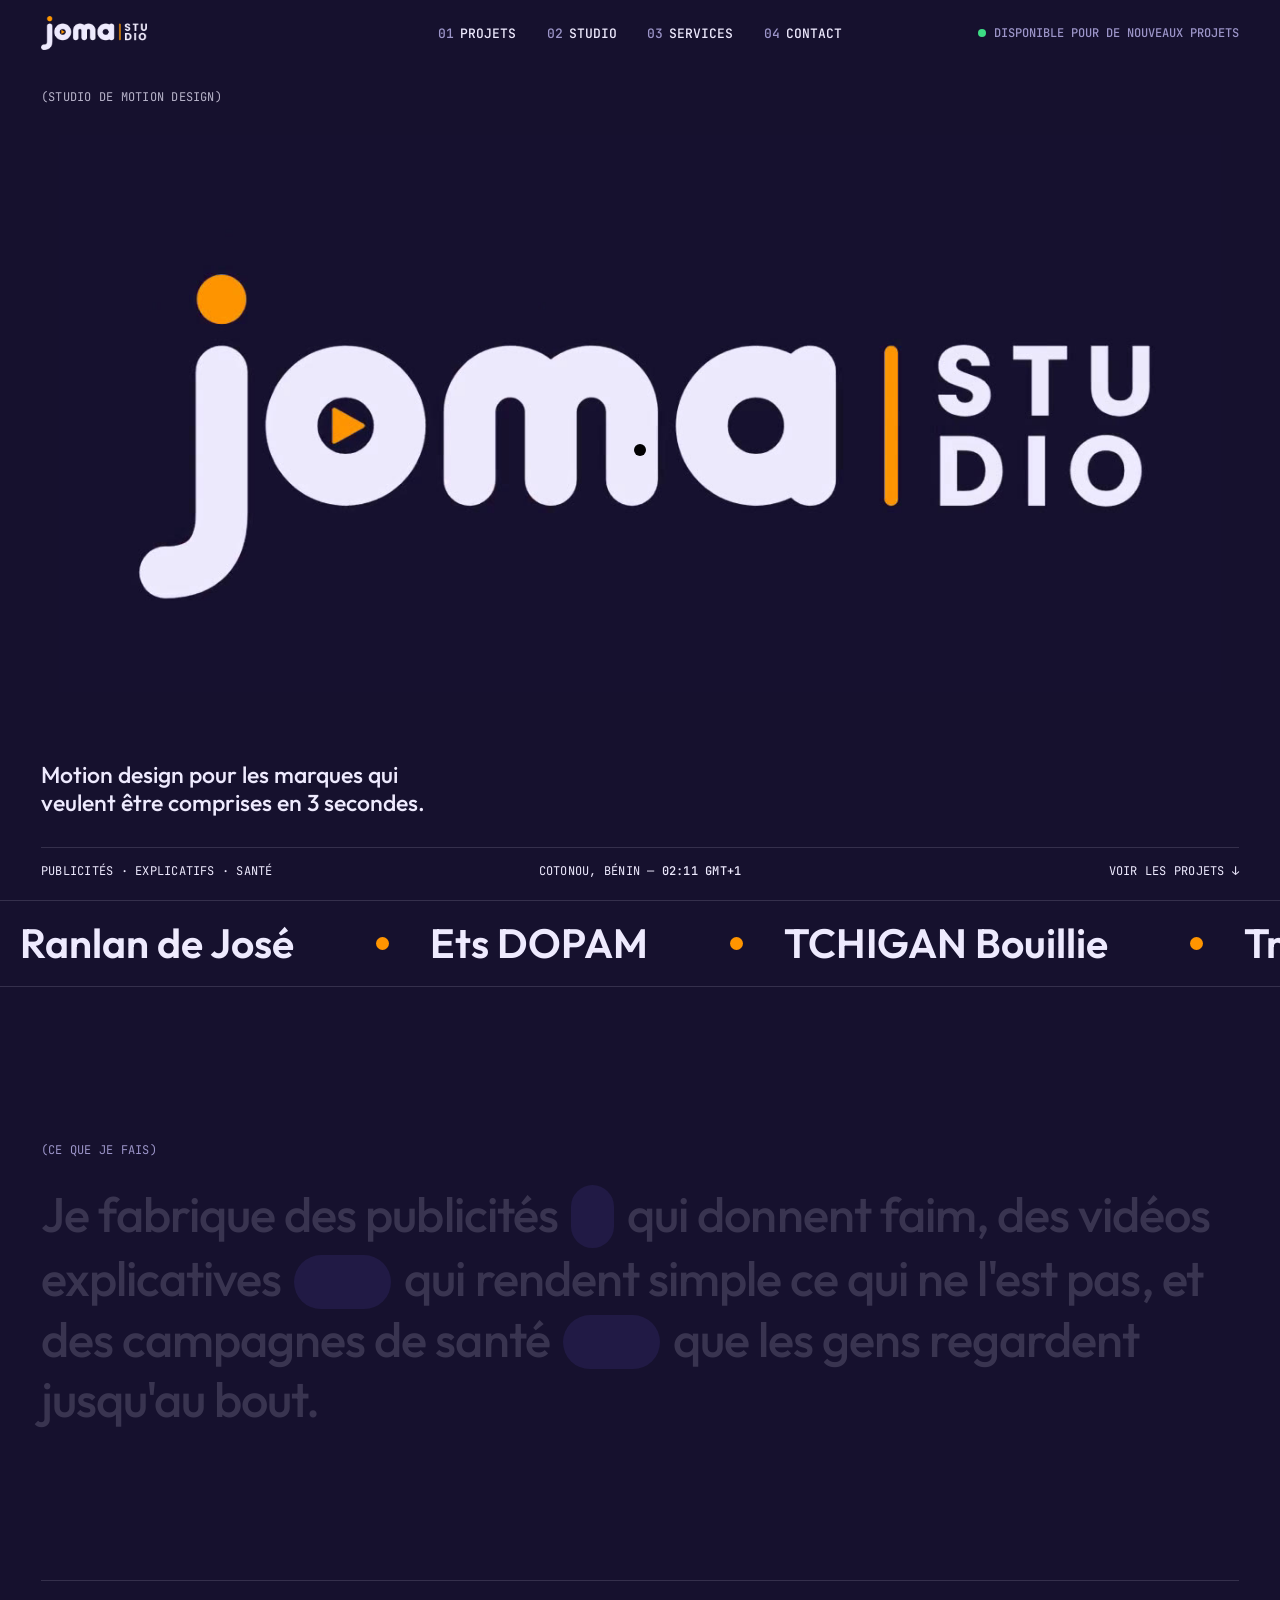
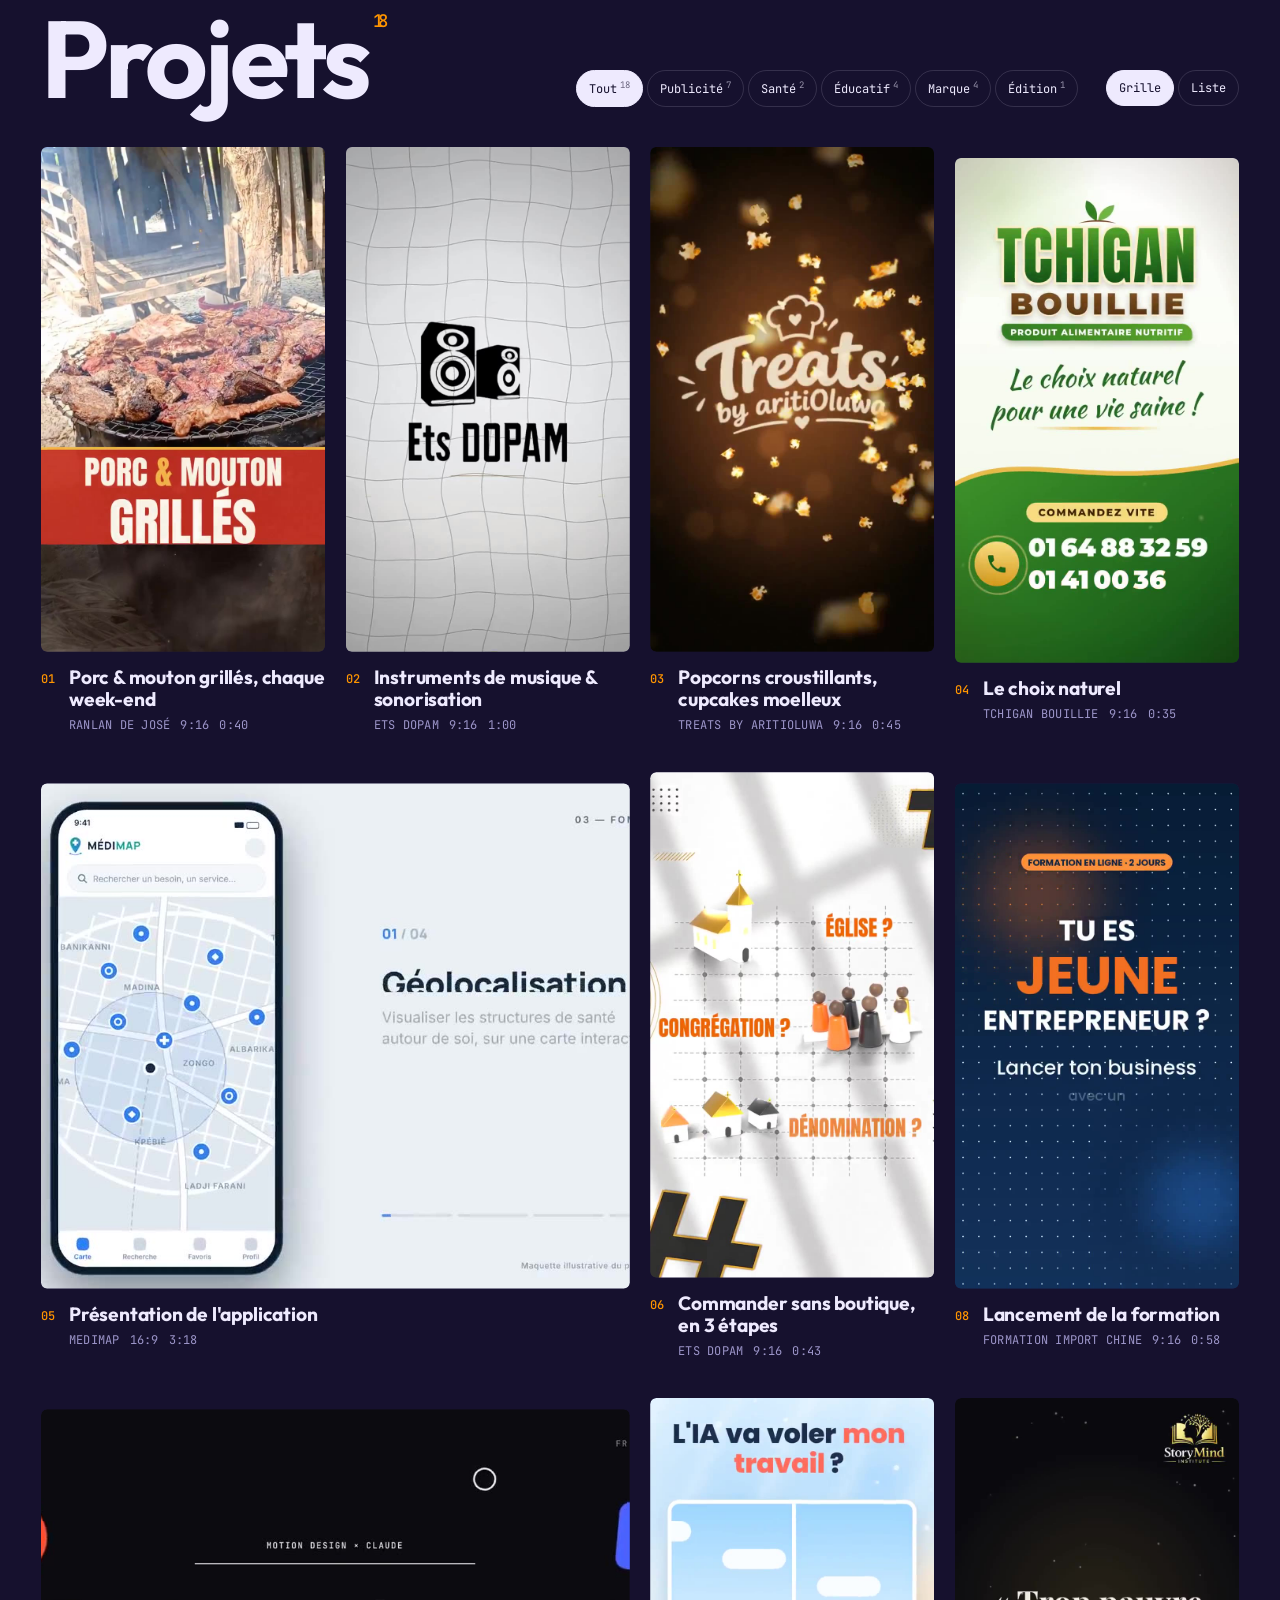
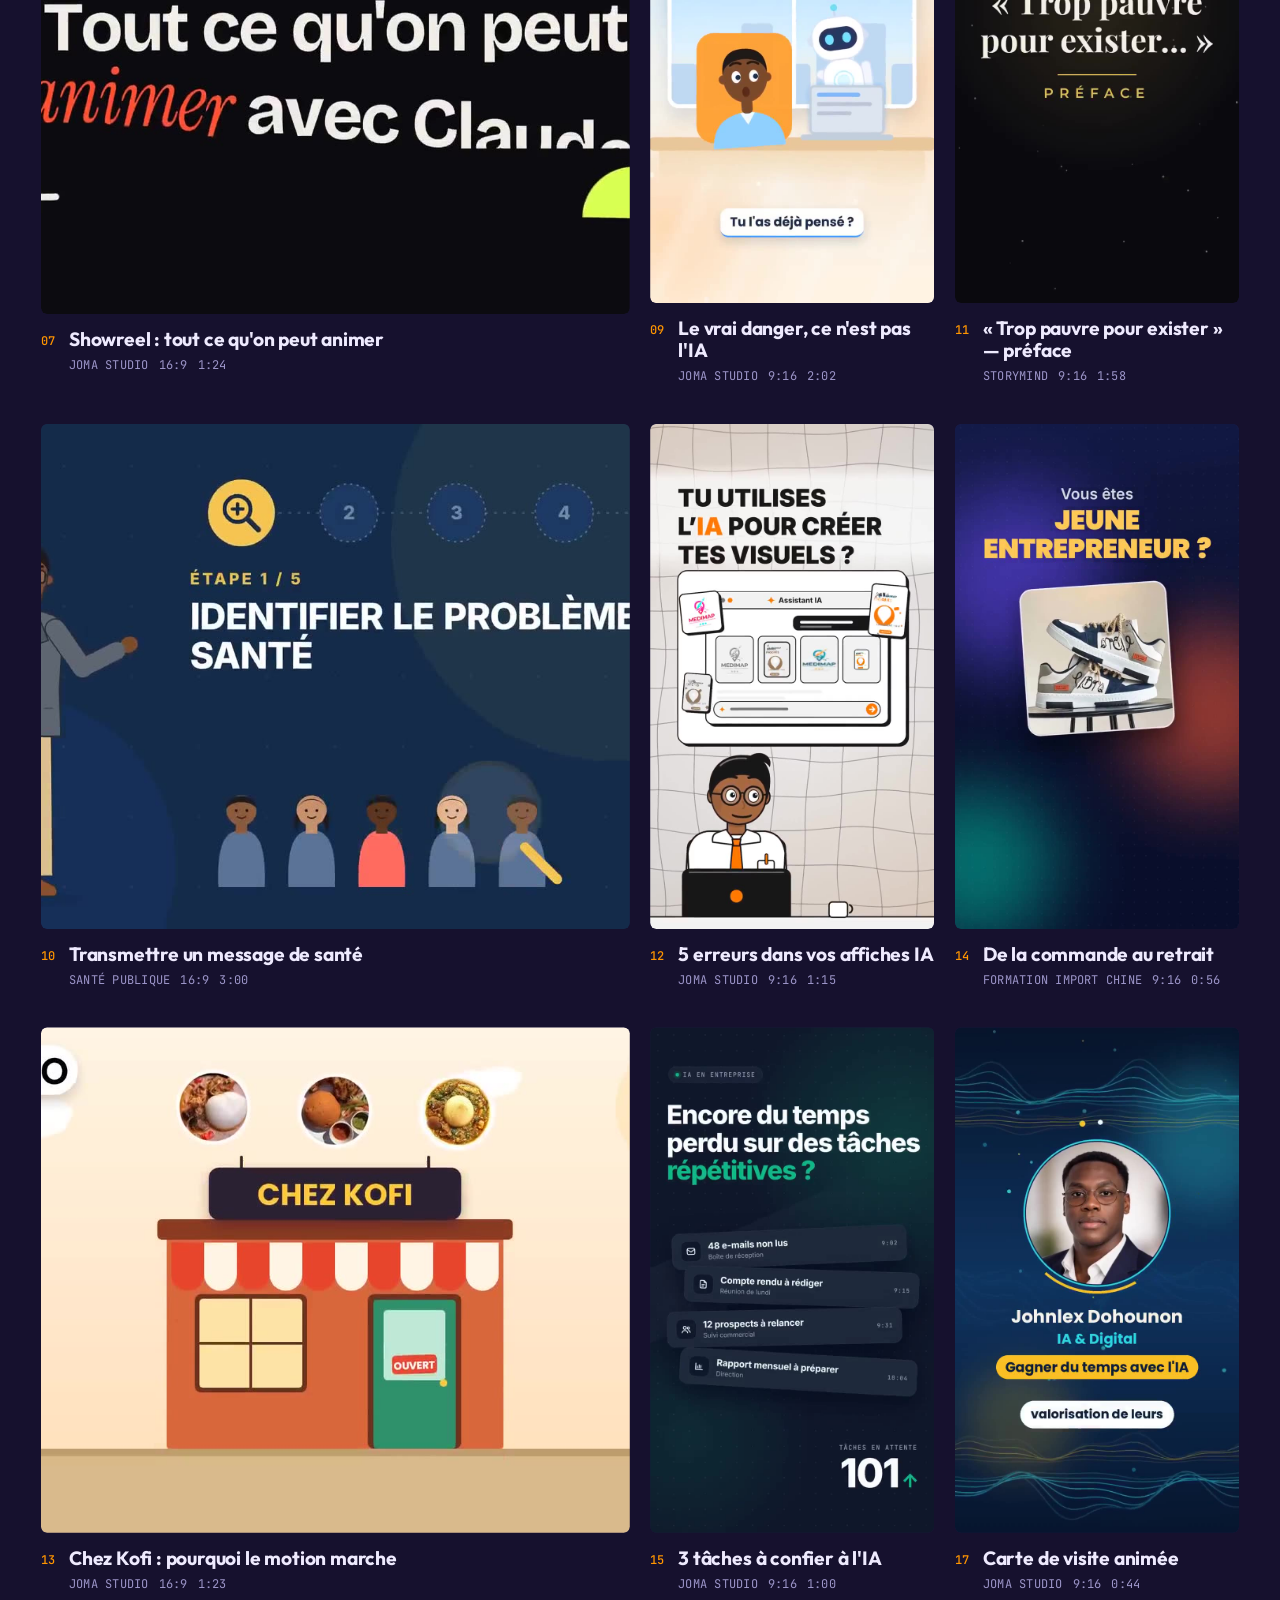
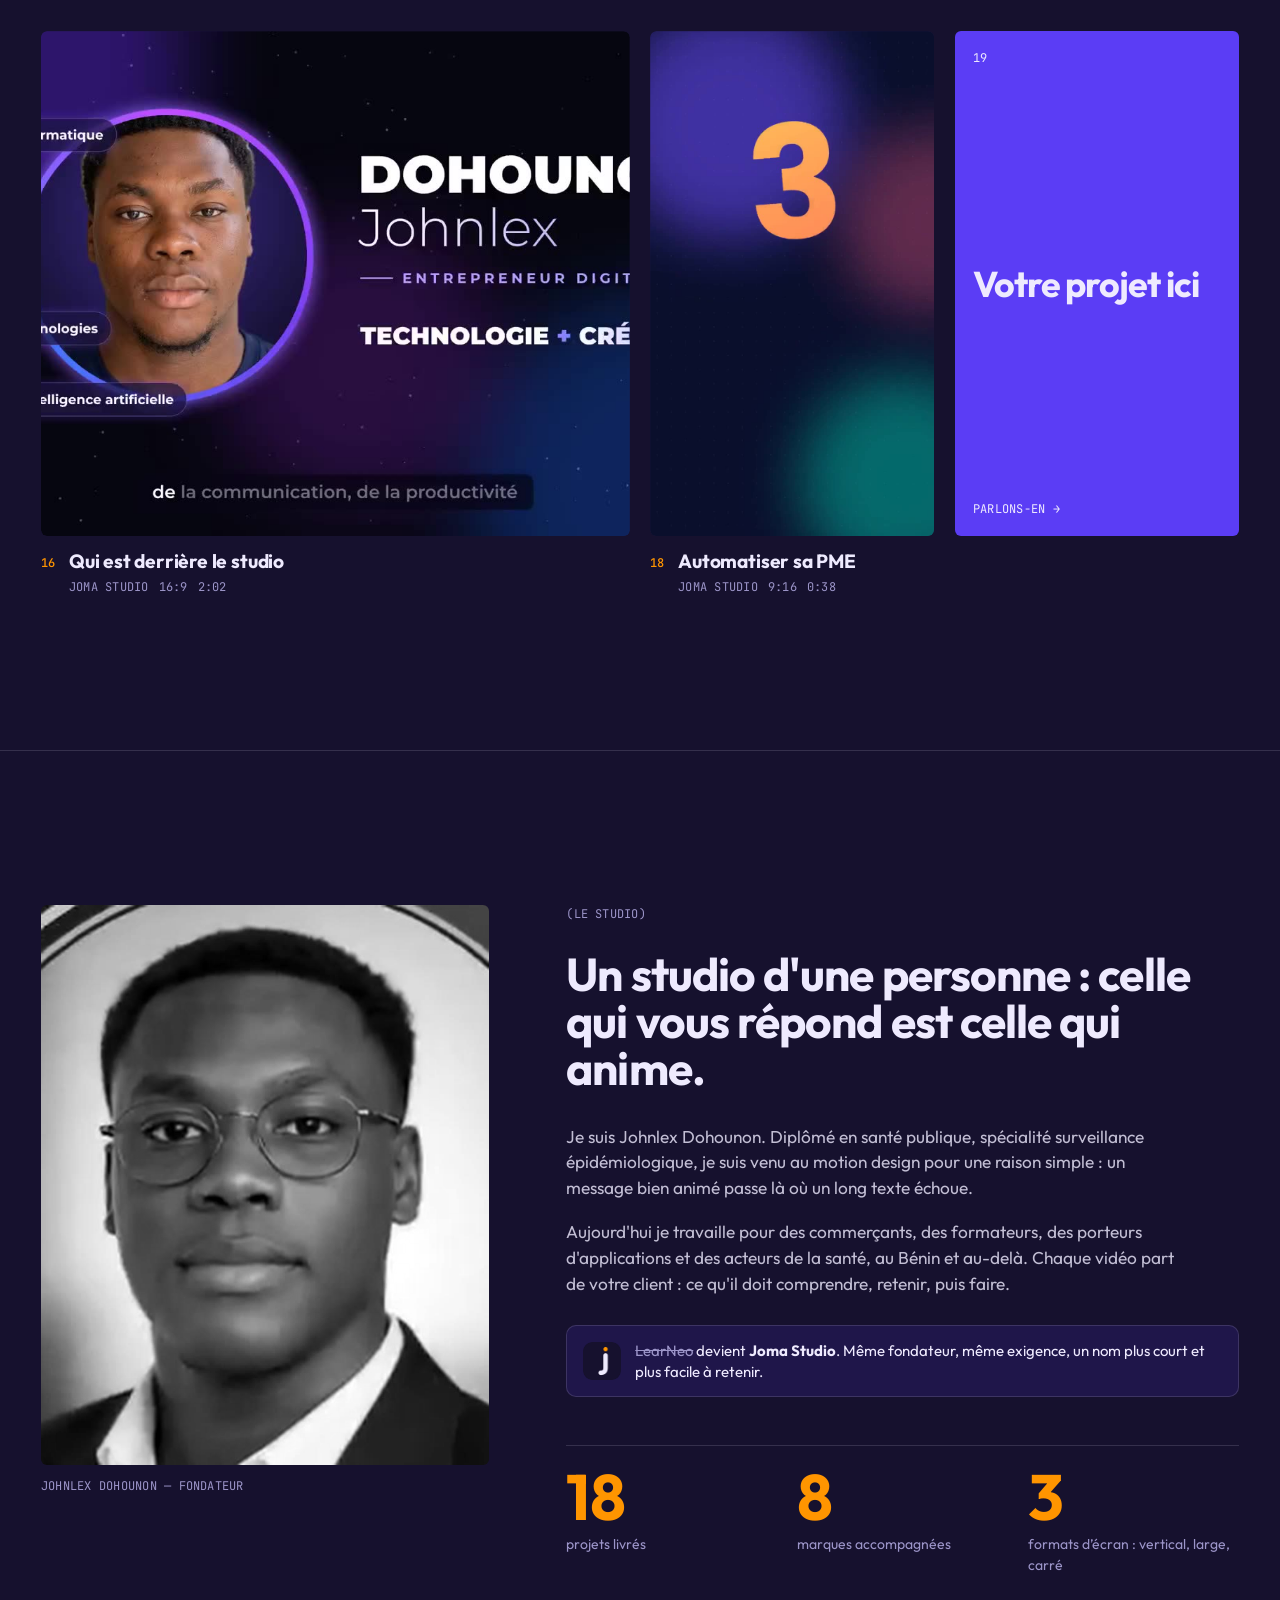
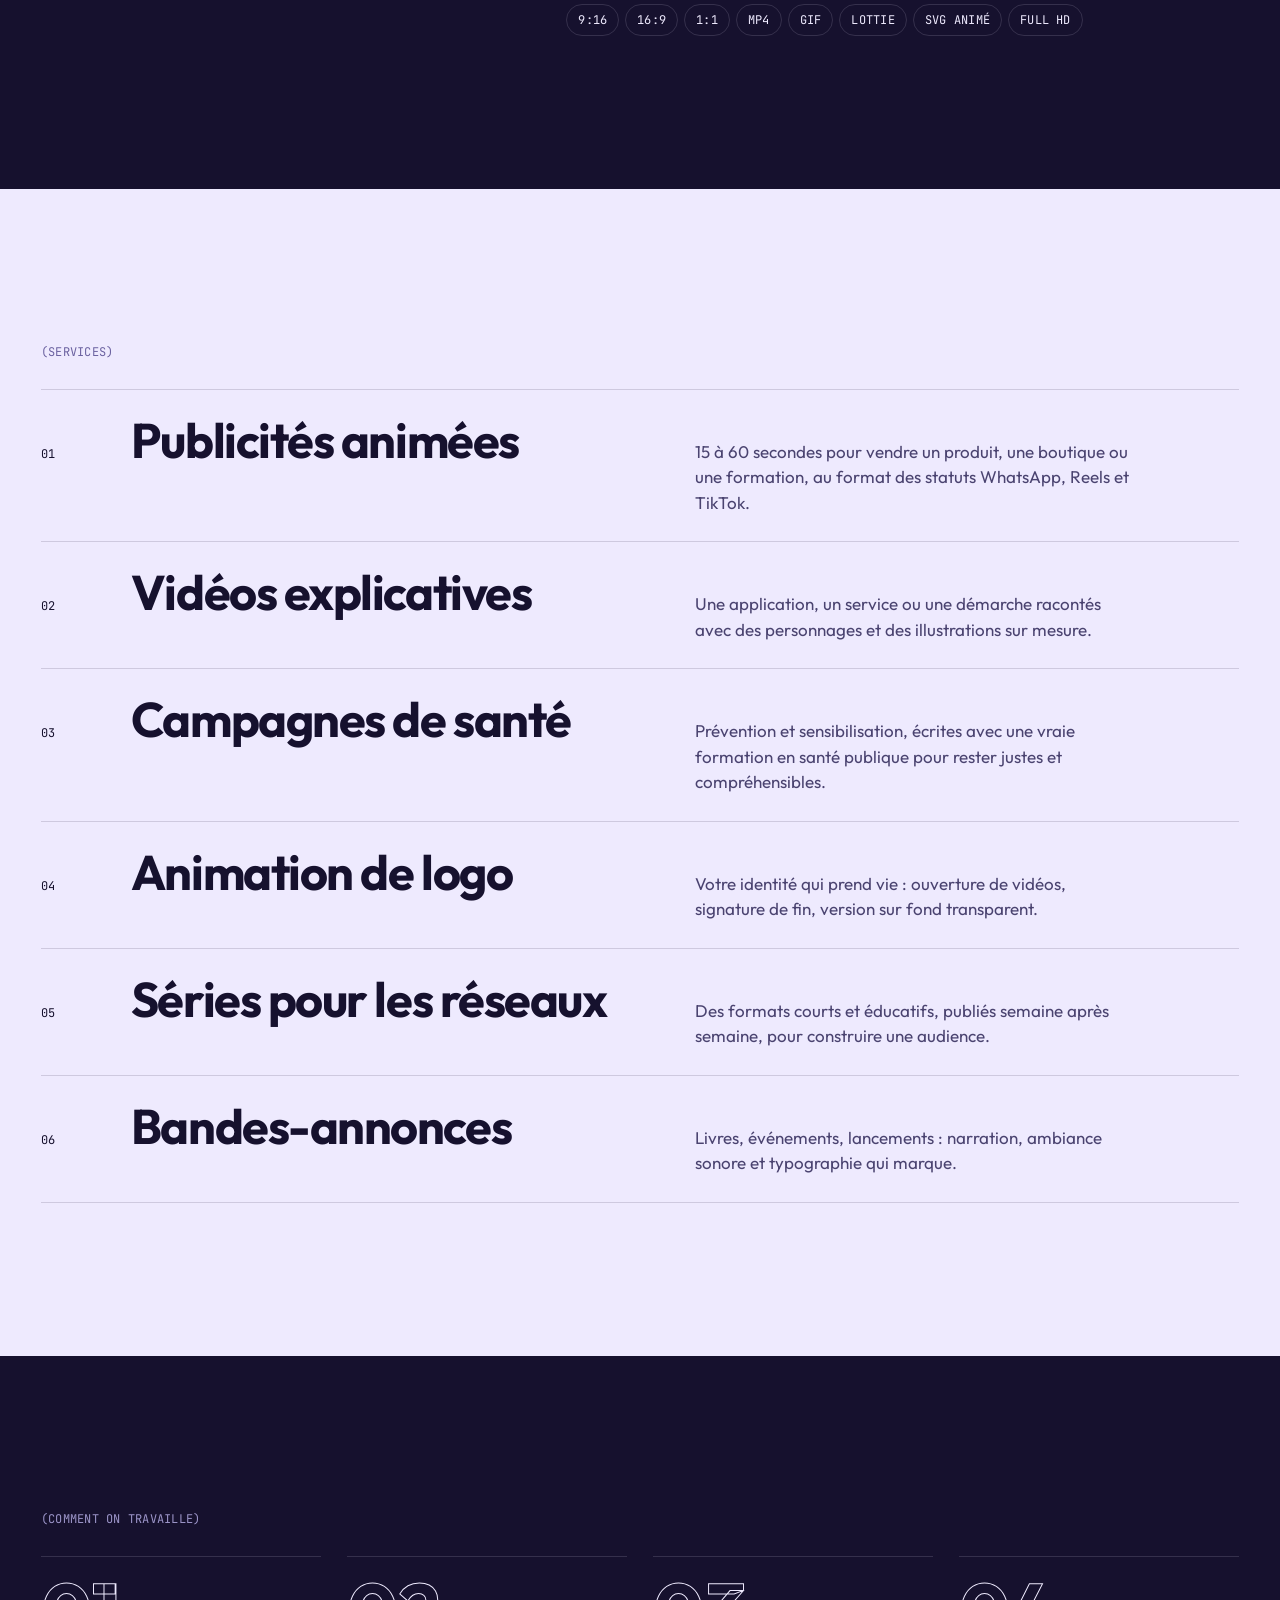
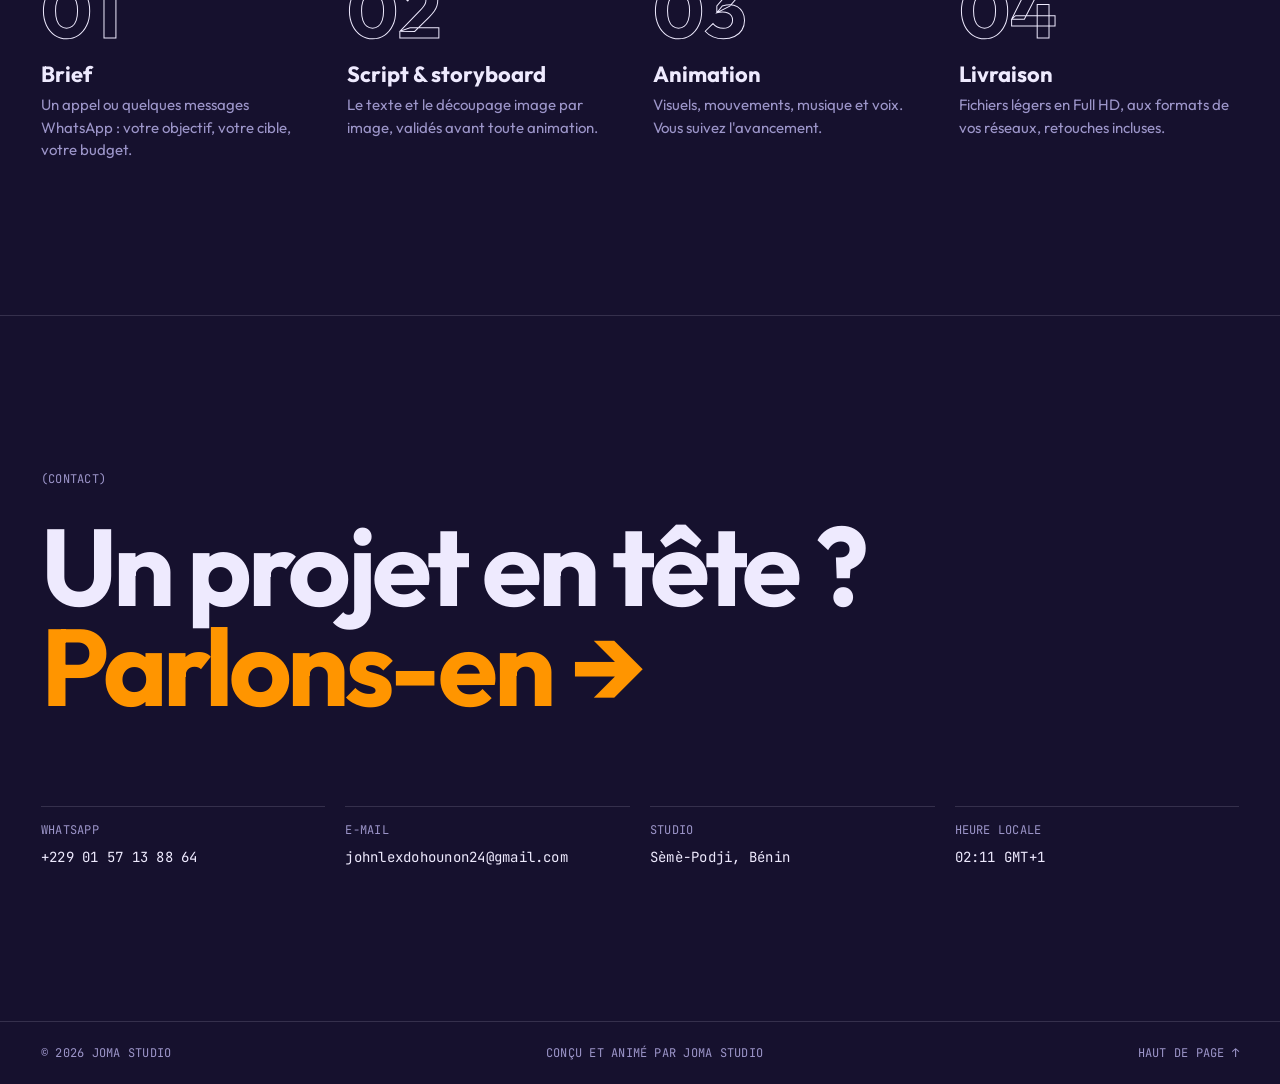
<file: index.html>
<!DOCTYPE html>
<html lang="fr">
<head>
<meta charset="utf-8">
<meta name="viewport" content="width=device-width, initial-scale=1">
<title>Joma Studio — Motion design, Cotonou</title>
<meta name="description" content="Joma Studio (anciennement LearNeo), studio de motion design de Johnlex Dohounon au Bénin : publicités animées, vidéos explicatives et campagnes de santé.">
<meta property="og:title" content="Joma Studio — Motion design, Cotonou">
<meta property="og:description" content="Publicités animées, vidéos explicatives et campagnes de santé. 18 projets à voir.">
<meta property="og:image" content="https://a24-5.github.io/og-joma.png">
<meta name="theme-color" content="#16112E">
<link rel="icon" href="favicon-48.png" type="image/png">
<link rel="apple-touch-icon" href="joma-icon-180.png">
<link rel="preconnect" href="https://fonts.googleapis.com">
<link rel="preconnect" href="https://fonts.gstatic.com" crossorigin>
<link href="https://fonts.googleapis.com/css2?family=Outfit:wght@300..800&family=JetBrains+Mono:wght@400;500&display=swap" rel="stylesheet">
<link rel="stylesheet" href="style.css">
</head>
<body>


<div class="cursor" id="cursor" aria-hidden="true"><span id="cursorLabel">Lire</span></div>

<header class="top" id="top">
  <a class="mark" href="#" aria-label="Joma Studio, retour en haut"><img src="joma-logo-inverse-96.png" alt="Joma Studio"></a>
  <nav class="menu">
    <a href="#work"><i>01</i>Projets</a>
    <a href="#about"><i>02</i>Studio</a>
    <a href="#services"><i>03</i>Services</a>
    <a href="#contact"><i>04</i>Contact</a>
  </nav>
  <p class="status"><span class="dot"></span>Disponible pour de nouveaux projets</p>
</header>

<main>

  <!-- Hero -->
  <section class="hero" id="hero">
    <video class="hero-logo" src="joma-logo-loop.mp4" poster="joma-logo-loop.jpg" autoplay muted loop playsinline aria-label="Animation du logo Joma Studio"></video>
    <p class="hero-tag mono">(Studio de motion design)</p>
    <div class="hero-bottom">
      <div class="hero-row">
        <h1 class="sr">Joma Studio — studio de motion design</h1>
        <p class="hero-intro">Motion design pour les marques qui veulent être comprises en 3 secondes.</p>
      </div>
      <div class="hero-meta mono">
        <span>Publicités · Explicatifs · Santé</span>
        <span>Cotonou, Bénin — <b class="clock">--:--</b></span>
        <a href="#work">Voir les projets ↓</a>
      </div>
    </div>
  </section>

  <!-- Bandeau clients -->
  <div class="marquee" aria-label="Clients">
    <div class="marquee-track">
      <span>Ranlan de José</span><span>Ets DOPAM</span><span>TCHIGAN Bouillie</span><span>Treats by aritiOluwa</span><span>MEDIMAP</span><span>StoryMind</span><span>Formation Import Chine</span>
      <span>Ranlan de José</span><span>Ets DOPAM</span><span>TCHIGAN Bouillie</span><span>Treats by aritiOluwa</span><span>MEDIMAP</span><span>StoryMind</span><span>Formation Import Chine</span>
    </div>
  </div>

  <!-- Manifeste -->
  <section class="statement">
    <p class="mono label">(Ce que je fais)</p>
    <p class="statement-text" id="statement">
      Je fabrique des publicités <span class="pill"><video src="ranlan-jose-preview.mp4" muted loop autoplay playsinline></video></span> qui donnent faim,
      des vidéos explicatives <span class="pill wide"><video src="medimap-preview.mp4" muted loop autoplay playsinline></video></span> qui rendent simple ce qui ne l'est pas,
      et des campagnes de santé <span class="pill wide"><video src="ia-sante-publique-preview.mp4" muted loop autoplay playsinline></video></span> que les gens regardent jusqu'au bout.
    </p>
  </section>

  <!-- Projets -->
  <section class="work" id="work">
    <div class="work-head">
      <h2 class="h-xl">Projets<sup id="count">18</sup></h2>
      <div class="work-tools">
        <div class="filters mono" id="filters" role="tablist" aria-label="Filtrer les projets"></div>
        <div class="views mono" role="group" aria-label="Affichage">
          <button type="button" data-view="grid" aria-pressed="true">Grille</button>
          <button type="button" data-view="list" aria-pressed="false">Liste</button>
        </div>
      </div>
    </div>
    <div class="masonry" id="grid"></div>
    <ol class="list" id="list" hidden></ol>
    <div class="float-preview" id="floatPreview" aria-hidden="true"><video muted loop playsinline></video></div>
  </section>

  <!-- Studio -->
  <section class="about" id="about">
    <div class="about-photo reveal">
      <img src="portrait.jpg" alt="Portrait de Johnlex Dohounon">
      <p class="mono">Johnlex Dohounon — fondateur</p>
    </div>
    <div class="about-text">
      <p class="mono label reveal">(Le studio)</p>
      <h2 class="h-lg reveal">Un studio d'une personne : celle qui vous répond est celle qui anime.</h2>
      <p class="reveal">Je suis Johnlex Dohounon. Diplômé en santé publique, spécialité surveillance épidémiologique, je suis venu au motion design pour une raison simple : un message bien animé passe là où un long texte échoue.</p>
      <p class="reveal">Aujourd'hui je travaille pour des commerçants, des formateurs, des porteurs d'applications et des acteurs de la santé, au Bénin et au-delà. Chaque vidéo part de votre client : ce qu'il doit comprendre, retenir, puis faire.</p>
      <div class="rename reveal">
        <img src="joma-icon-180.png" alt="" aria-hidden="true">
        <p><s>LearNeo</s> devient <b>Joma Studio</b>. Même fondateur, même exigence, un nom plus court et plus facile à retenir.</p>
      </div>
      <dl class="figures reveal">
        <div><dt class="num" data-to="18">0</dt><dd>projets livrés</dd></div>
        <div><dt class="num" data-to="8">0</dt><dd>marques accompagnées</dd></div>
        <div><dt class="num" data-to="3">0</dt><dd>formats d’écran : vertical, large, carré</dd></div>
      </dl>
      <ul class="formats mono reveal">
        <li>9:16</li><li>16:9</li><li>1:1</li><li>MP4</li><li>GIF</li><li>Lottie</li><li>SVG animé</li><li>Full HD</li>
      </ul>
    </div>
  </section>

  <!-- Services -->
  <section class="services" id="services">
    <p class="mono label">(Services)</p>
    <ul class="svc">
      <li class="reveal"><span class="mono">01</span><h3>Publicités animées</h3><p>15 à 60 secondes pour vendre un produit, une boutique ou une formation, au format des statuts WhatsApp, Reels et TikTok.</p></li>
      <li class="reveal"><span class="mono">02</span><h3>Vidéos explicatives</h3><p>Une application, un service ou une démarche racontés avec des personnages et des illustrations sur mesure.</p></li>
      <li class="reveal"><span class="mono">03</span><h3>Campagnes de santé</h3><p>Prévention et sensibilisation, écrites avec une vraie formation en santé publique pour rester justes et compréhensibles.</p></li>
      <li class="reveal"><span class="mono">04</span><h3>Animation de logo</h3><p>Votre identité qui prend vie : ouverture de vidéos, signature de fin, version sur fond transparent.</p></li>
      <li class="reveal"><span class="mono">05</span><h3>Séries pour les réseaux</h3><p>Des formats courts et éducatifs, publiés semaine après semaine, pour construire une audience.</p></li>
      <li class="reveal"><span class="mono">06</span><h3>Bandes-annonces</h3><p>Livres, événements, lancements : narration, ambiance sonore et typographie qui marque.</p></li>
    </ul>
  </section>

  <!-- Méthode -->
  <section class="process">
    <p class="mono label">(Comment on travaille)</p>
    <ol class="steps">
      <li class="reveal"><b>Brief</b><p>Un appel ou quelques messages WhatsApp : votre objectif, votre cible, votre budget.</p></li>
      <li class="reveal"><b>Script &amp; storyboard</b><p>Le texte et le découpage image par image, validés avant toute animation.</p></li>
      <li class="reveal"><b>Animation</b><p>Visuels, mouvements, musique et voix. Vous suivez l'avancement.</p></li>
      <li class="reveal"><b>Livraison</b><p>Fichiers légers en Full HD, aux formats de vos réseaux, retouches incluses.</p></li>
    </ol>
  </section>

  <!-- Contact -->
  <section class="contact" id="contact">
    <p class="mono label">(Contact)</p>
    <h2 class="contact-title">Un projet en tête&nbsp;?<br><a href="https://wa.me/2290157138864?text=Bonjour%20Johnlex%2C%20j%27ai%20vu%20le%20portfolio%20Joma%20Studio%20et%20j%27ai%20un%20projet%20de%20vid%C3%A9o." target="_blank" rel="noopener" class="big-link">Parlons-en <span>→</span></a></h2>
    <div class="contact-grid mono">
      <div><span>WhatsApp</span><a href="https://wa.me/2290157138864" target="_blank" rel="noopener">+229 01 57 13 88 64</a></div>
      <div><span>E-mail</span><a href="mailto:johnlexdohounon24@gmail.com?subject=Projet%20vid%C3%A9o">johnlexdohounon24@gmail.com</a></div>
      <div><span>Studio</span><p>Sèmè-Podji, Bénin</p></div>
      <div><span>Heure locale</span><p class="clock">--:--</p></div>
    </div>
  </section>

</main>

<footer class="foot mono">
  <span>© <span id="year">2026</span> Joma Studio</span>
  <span>Conçu et animé par Joma Studio</span>
  <a href="#" id="toTop">Haut de page ↑</a>
</footer>

<!-- Lecteur -->
<div class="player" id="player" role="dialog" aria-modal="true" aria-label="Lecteur vidéo" hidden>
  <div class="player-bar mono">
    <span id="pIndex">01 / 18</span>
    <div>
      <button type="button" id="pPrev" aria-label="Projet précédent">← Préc.</button>
      <button type="button" id="pNext" aria-label="Projet suivant">Suiv. →</button>
      <button type="button" id="pClose" aria-label="Fermer">Fermer ✕</button>
    </div>
  </div>
  <div class="player-body">
    <div class="player-media"><video id="pVideo" controls playsinline></video></div>
    <aside class="player-info">
      <p class="mono" id="pClient"></p>
      <h3 id="pTitle"></h3>
      <p id="pDesc"></p>
      <dl class="mono">
        <div><dt>Format</dt><dd id="pFormat"></dd></div>
        <div><dt>Durée</dt><dd id="pDur"></dd></div>
        <div><dt>Année</dt><dd id="pYear"></dd></div>
      </dl>
      <a class="mono player-cta" href="#contact" id="pCta">Je veux une vidéo comme ça →</a>
    </aside>
  </div>
</div>

<script src="projects.js"></script>
<script src="app.js"></script>
</body>
</html>
</file>
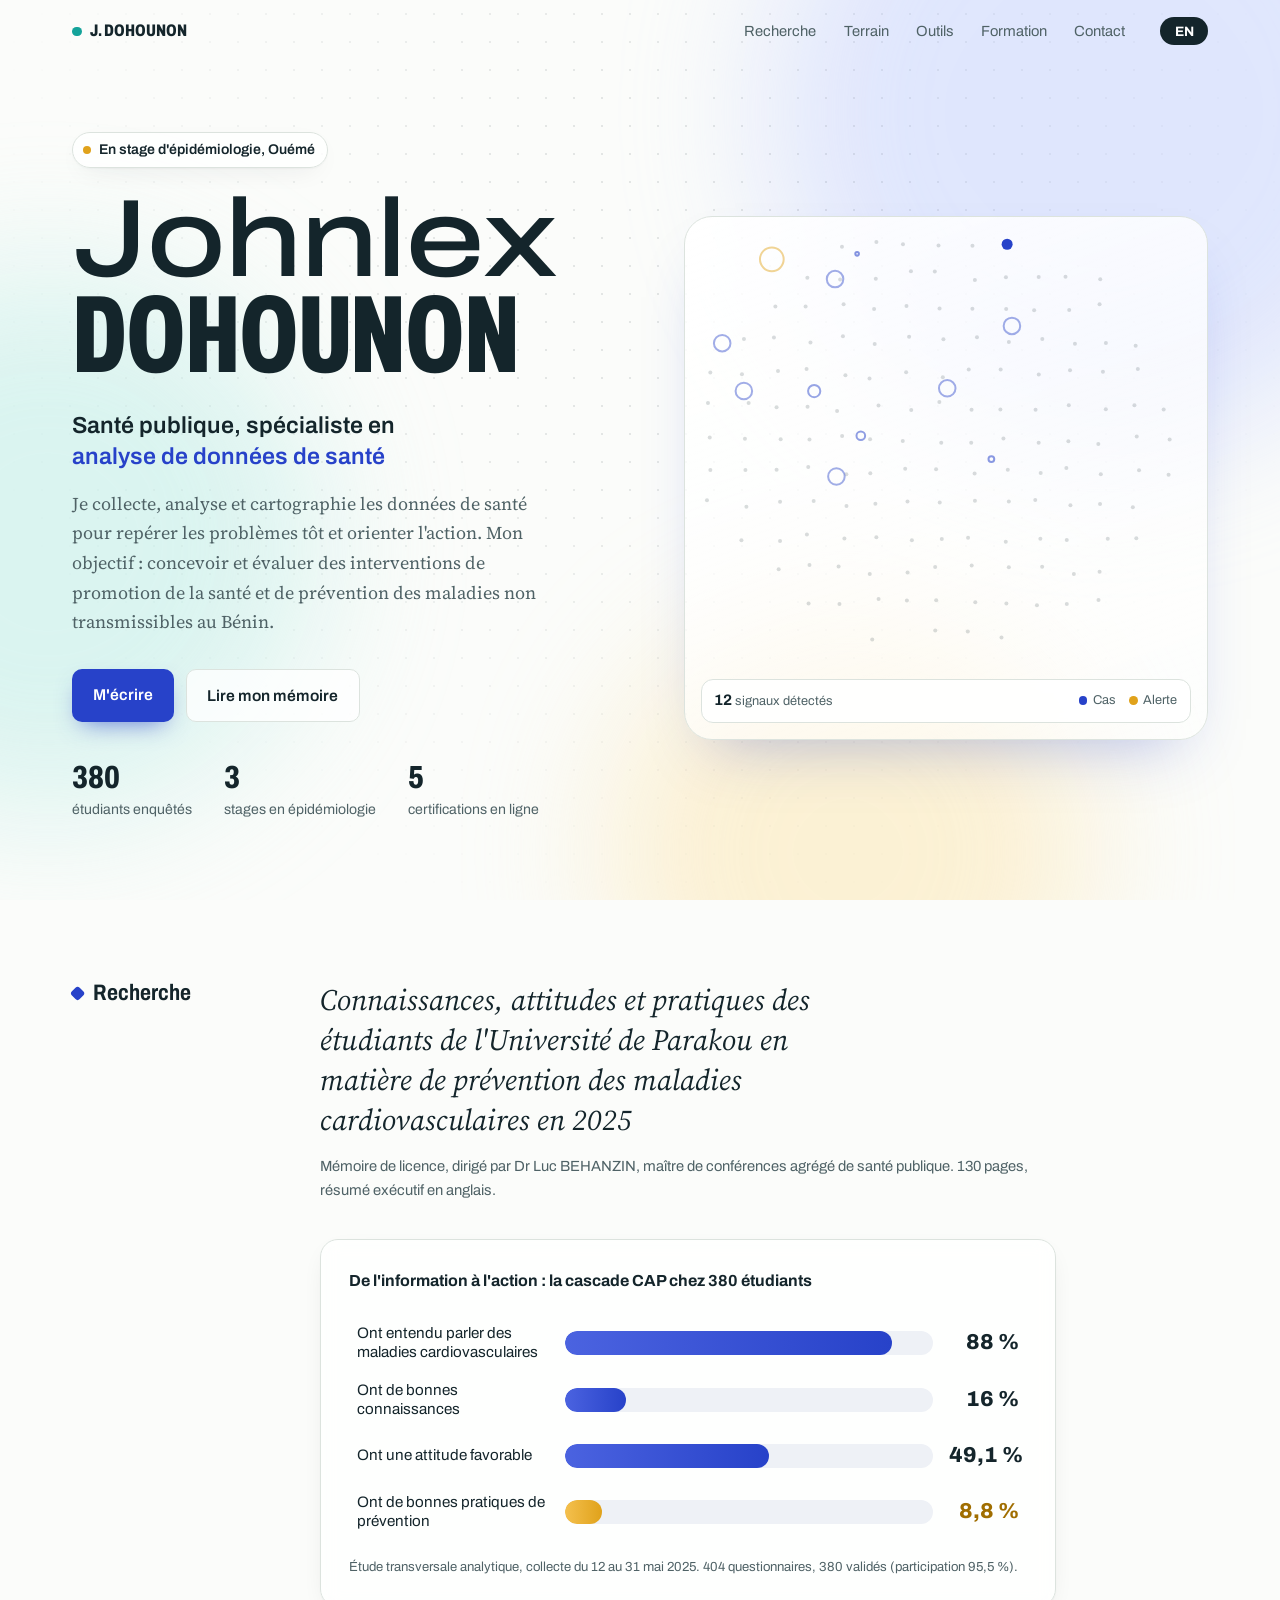
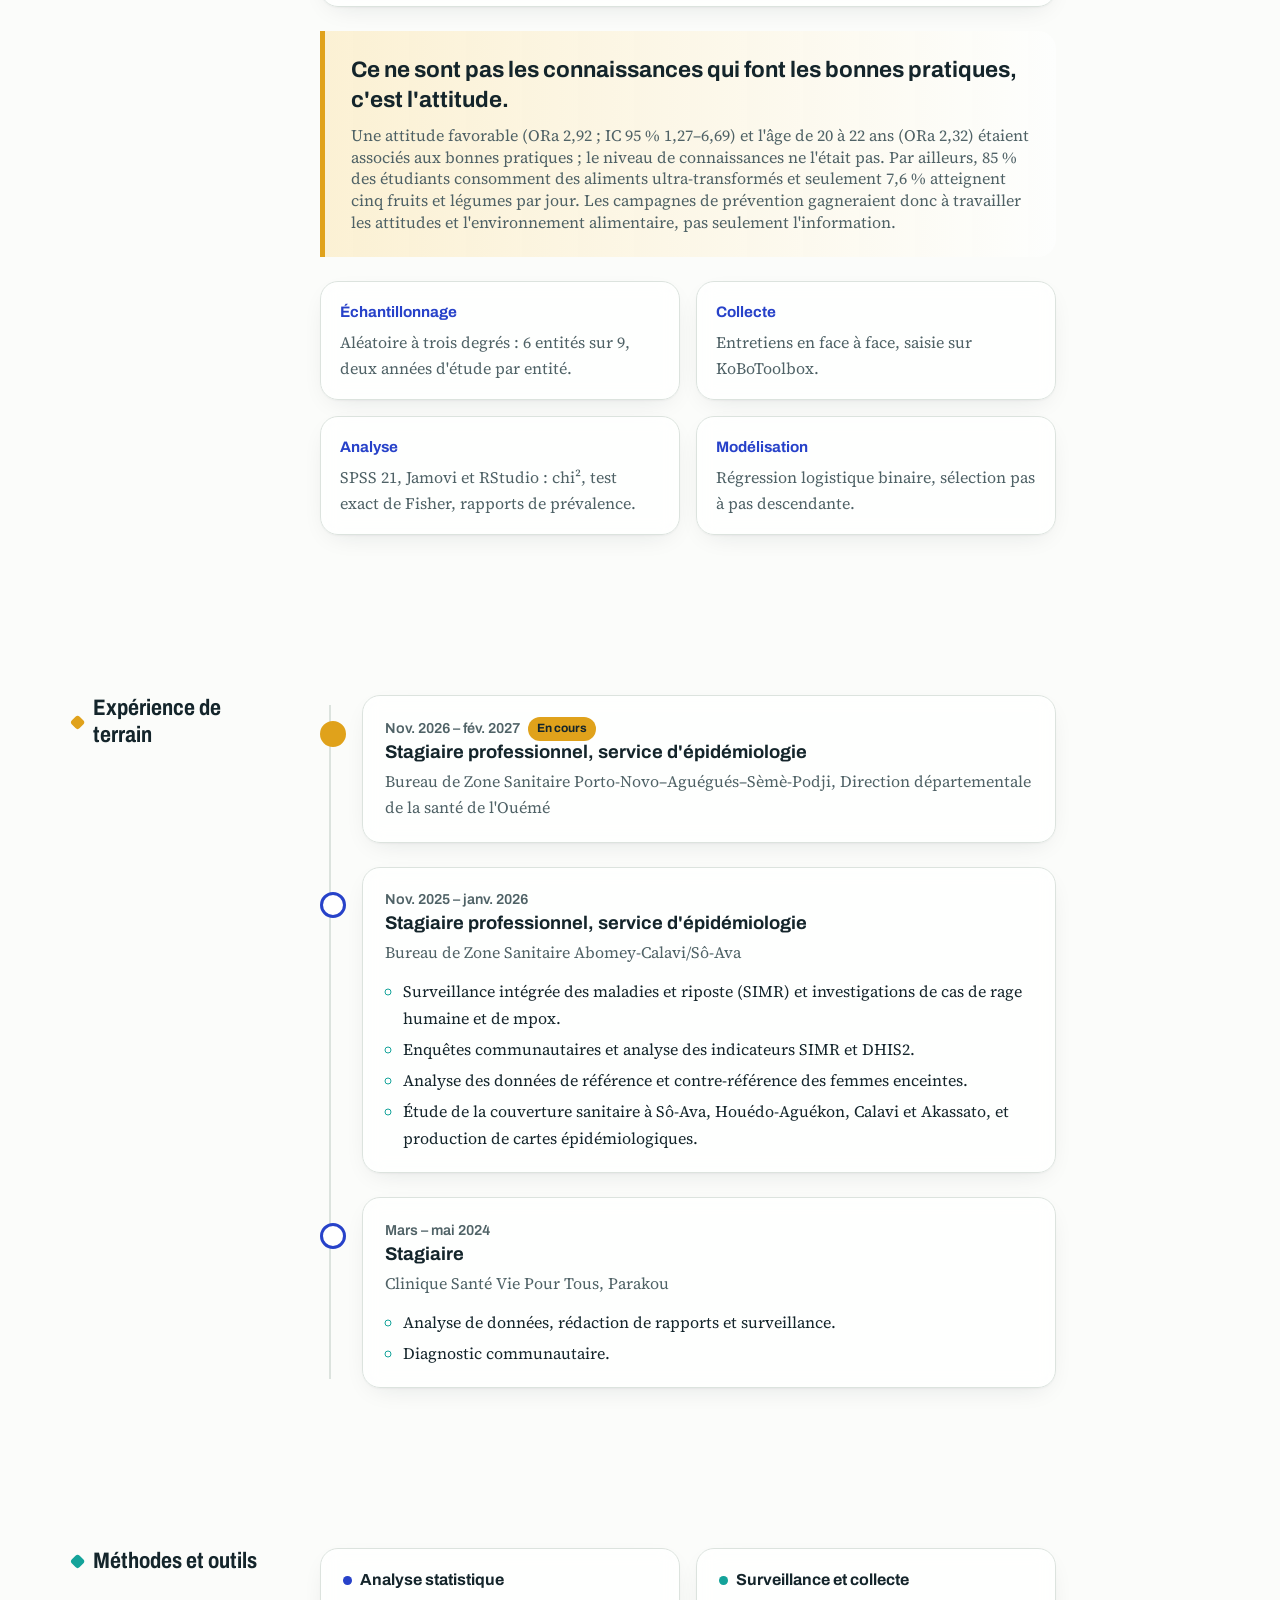
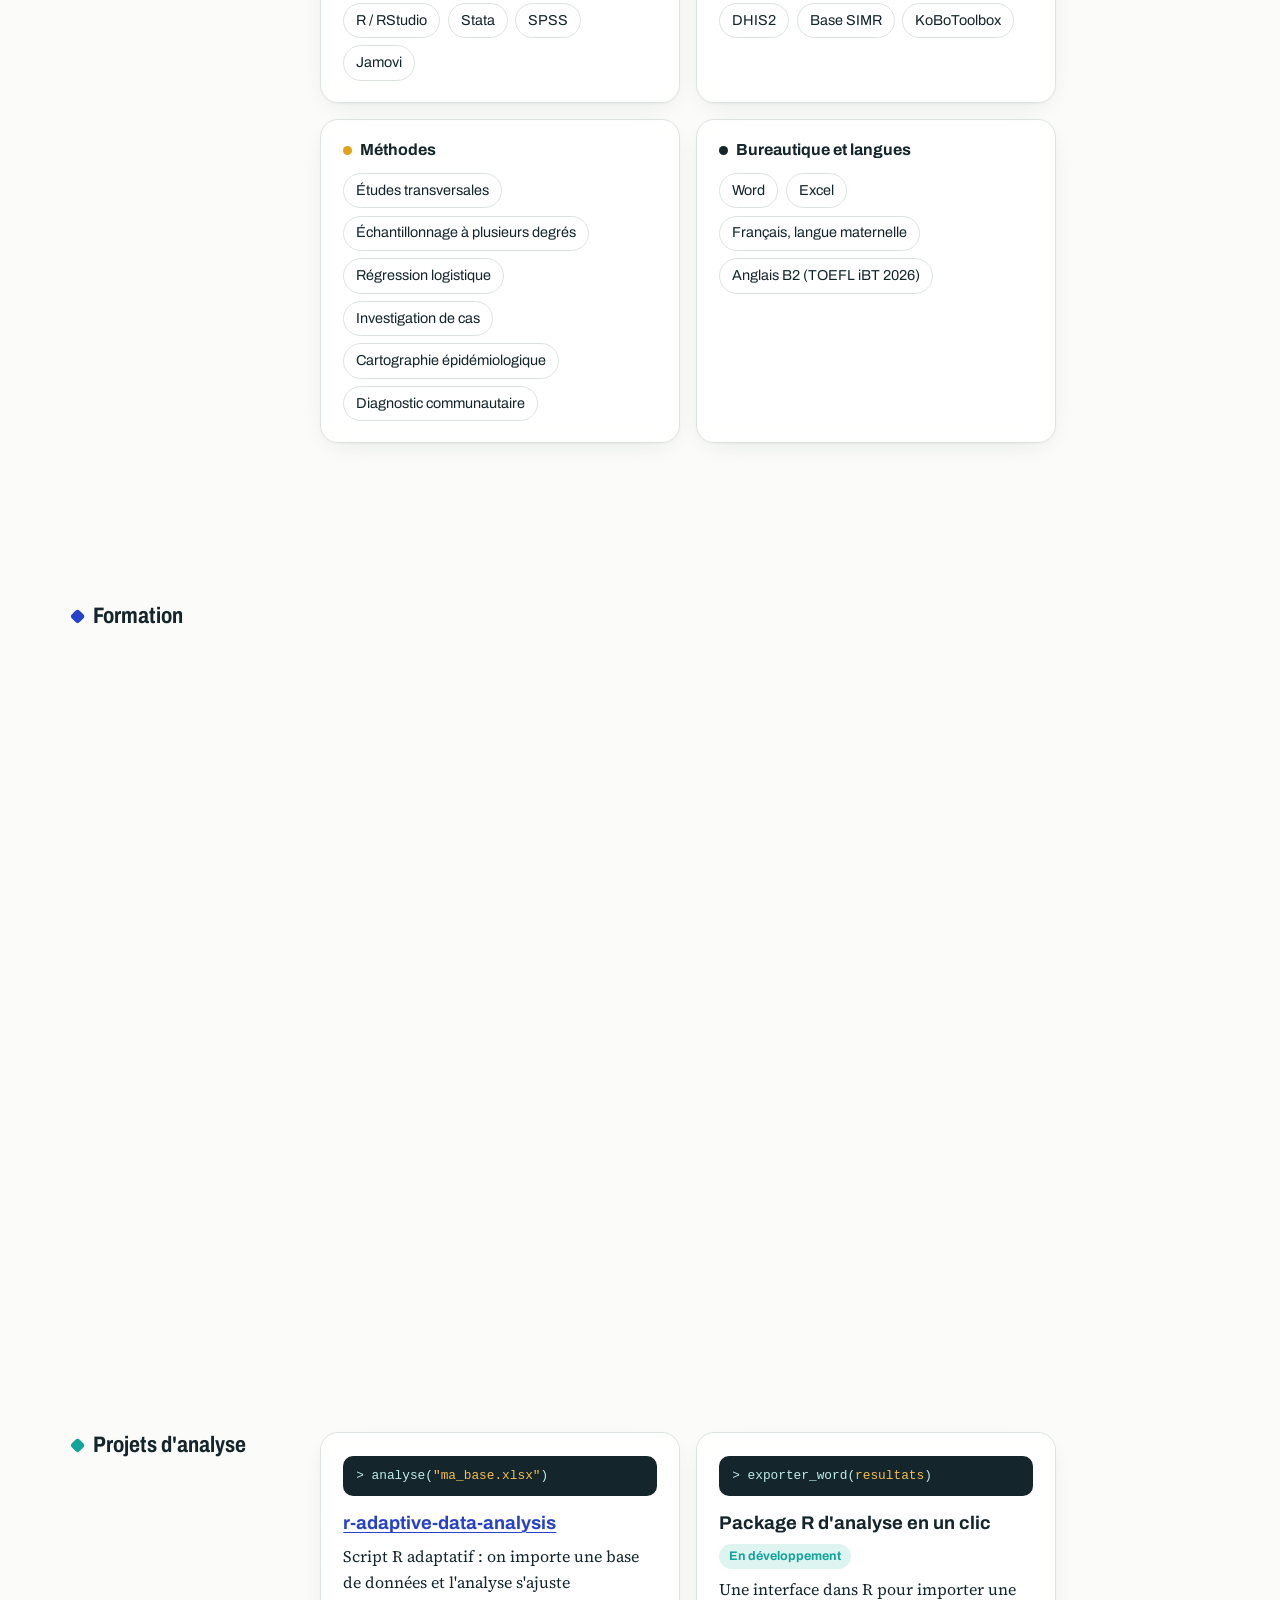
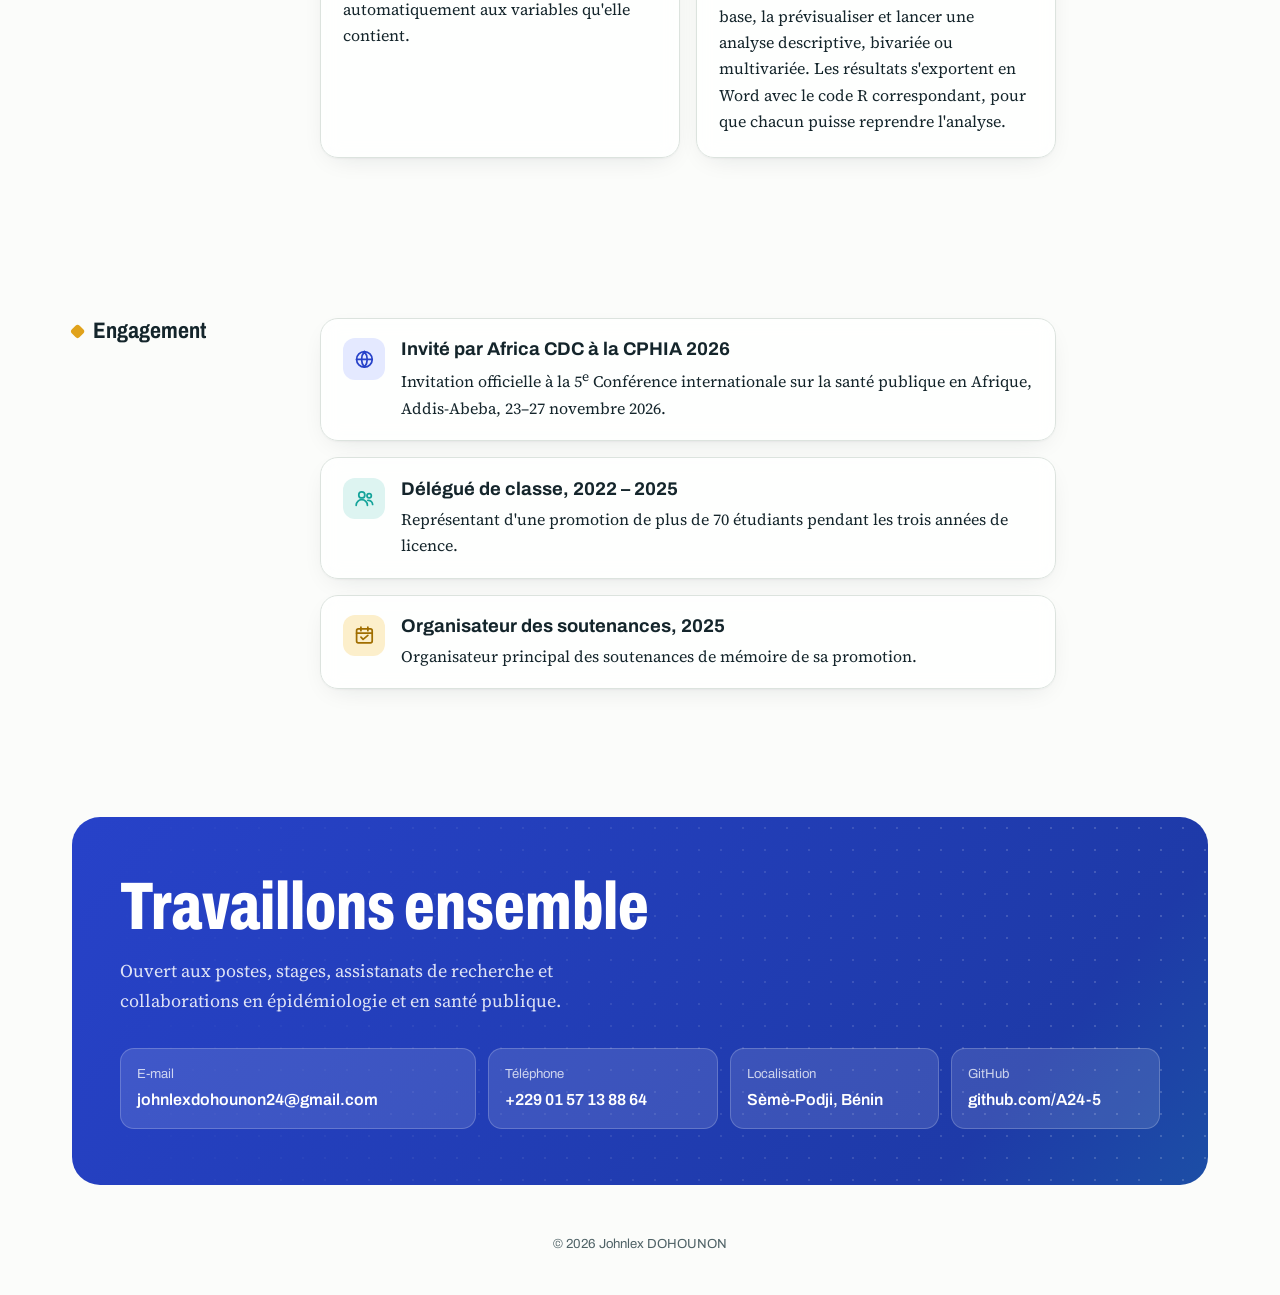
<file: sante-publique.html>
<!DOCTYPE html>
<html lang="fr" data-lang="fr">
<head>
<meta charset="utf-8">
<meta name="viewport" content="width=device-width, initial-scale=1">
<title>Johnlex DOHOUNON | Santé publique et surveillance épidémiologique</title>
<meta name="description" content="Portfolio de Johnlex DOHOUNON, licencié en santé publique, spécialité surveillance épidémiologique (ENATSE, Université de Parakou, Bénin).">
<meta property="og:title" content="Johnlex DOHOUNON | Santé publique et surveillance épidémiologique">
<meta property="og:description" content="Surveillance épidémiologique, analyse de données de santé et prévention des maladies non transmissibles au Bénin.">
<link rel="preconnect" href="https://fonts.googleapis.com">
<link rel="preconnect" href="https://fonts.gstatic.com" crossorigin>
<link href="https://fonts.googleapis.com/css2?family=Archivo:wdth,wght@62..125,400..800&family=Source+Serif+4:ital,opsz,wght@0,8..60,400..600;1,8..60,400&display=swap" rel="stylesheet">
<style>
:root{
  --fond:#FBFCFA;
  --panneau:rgba(255,255,255,.78);
  --encre:#14252B;
  --encre-2:#4F6266;
  --cobalt:#2742C9;
  --cobalt-clair:#E4E9FF;
  --turquoise:#14A39A;
  --safran:#E0A21B;
  --filet:#DCE3DE;
  --sans:"Archivo",system-ui,sans-serif;
  --serif:"Source Serif 4",Georgia,serif;
  --ombre:0 1px 2px rgba(20,37,43,.04),0 8px 28px -12px rgba(20,37,43,.14);
}
*{box-sizing:border-box;margin:0;padding:0}
html{scroll-behavior:smooth}
body{background:var(--fond);color:var(--encre);font-family:var(--serif);font-size:1.125rem;line-height:1.65;-webkit-font-smoothing:antialiased;overflow-x:hidden}
a{color:var(--cobalt);text-underline-offset:.18em;text-decoration-thickness:1px}
a:hover{text-decoration-thickness:2px}
:focus-visible{outline:3px solid var(--cobalt);outline-offset:3px;border-radius:3px}
[data-lang="fr"] .en,[data-lang="en"] .fr{display:none !important}

/* ---------- fond vivant ---------- */
.ambiance{position:fixed;inset:0;z-index:-1;overflow:hidden;pointer-events:none}
.ambiance::after{content:"";position:absolute;inset:0;
  background-image:radial-gradient(rgba(20,37,43,.10) 1px,transparent 1.2px);
  background-size:28px 28px;
  -webkit-mask-image:radial-gradient(ellipse at 50% 30%,#000 20%,transparent 75%);
          mask-image:radial-gradient(ellipse at 50% 30%,#000 20%,transparent 75%)}
.halo{position:absolute;border-radius:50%;filter:blur(70px);opacity:.55;will-change:transform}
.h1{width:42rem;height:42rem;background:#C9D4FF;top:-14rem;right:-10rem;animation:derive1 26s ease-in-out infinite alternate}
.h2{width:34rem;height:34rem;background:#BFEDE7;top:30%;left:-14rem;animation:derive2 32s ease-in-out infinite alternate}
.h3{width:30rem;height:30rem;background:#FCE7B4;bottom:-12rem;right:15%;animation:derive3 29s ease-in-out infinite alternate}
@keyframes derive1{to{transform:translate(-8rem,6rem) scale(1.1)}}
@keyframes derive2{to{transform:translate(10rem,-5rem) scale(1.15)}}
@keyframes derive3{to{transform:translate(-6rem,-8rem) scale(.95)}}

/* ---------- barre haute ---------- */
.barre{position:fixed;top:0;left:0;right:0;z-index:20;transition:background .3s,box-shadow .3s}
.barre.solide{background:rgba(251,252,250,.85);backdrop-filter:blur(12px);-webkit-backdrop-filter:blur(12px);box-shadow:0 1px 0 var(--filet)}
.progression{position:absolute;left:0;bottom:-1px;height:2px;width:100%;background:linear-gradient(90deg,var(--cobalt),var(--turquoise),var(--safran));transform-origin:left;transform:scaleX(var(--p,0))}
.barre-in{max-width:74rem;margin:0 auto;padding:.85rem 1.5rem;display:flex;align-items:center;gap:1.5rem}
.sigle{display:flex;align-items:center;gap:.55rem;font-family:var(--sans);font-weight:800;font-variation-settings:"wdth" 75;font-size:1.05rem;color:var(--encre);text-decoration:none;margin-right:auto}
.sigle i{width:.6rem;height:.6rem;border-radius:50%;background:var(--turquoise);box-shadow:0 0 0 0 rgba(20,163,154,.6);animation:pouls 2.4s infinite}
@keyframes pouls{70%{box-shadow:0 0 0 .55rem rgba(20,163,154,0)}100%{box-shadow:0 0 0 0 rgba(20,163,154,0)}}
.nav{display:flex;gap:.3rem;font-family:var(--sans);font-size:.92rem}
.nav a{color:var(--encre-2);text-decoration:none;padding:.35rem .7rem;border-radius:999px;transition:background .2s,color .2s}
.nav a:hover{color:var(--encre);background:rgba(39,66,201,.07)}
.nav a.actif{color:var(--cobalt);background:var(--cobalt-clair)}
.langue{font-family:var(--sans);font-size:.85rem;font-weight:700;border:0;background:var(--encre);color:#fff;border-radius:999px;padding:.4rem .9rem;cursor:pointer;transition:transform .2s,background .2s}
.langue:hover{background:var(--cobalt);transform:translateY(-1px)}

main{max-width:74rem;margin:0 auto;padding:0 1.5rem}

/* ---------- en-tête ---------- */
.tete{min-height:100vh;min-height:100svh;display:grid;grid-template-columns:1.05fr .95fr;align-items:center;gap:2rem;padding:6.5rem 0 3rem}
.statut-live{display:inline-flex;align-items:center;gap:.5rem;font-family:var(--sans);font-size:.88rem;font-weight:600;color:var(--encre);background:var(--panneau);border:1px solid var(--filet);padding:.35rem .8rem .35rem .6rem;border-radius:999px;box-shadow:var(--ombre)}
.statut-live i{width:.5rem;height:.5rem;border-radius:50%;background:var(--safran);animation:pouls-or 2s infinite}
@keyframes pouls-or{0%{box-shadow:0 0 0 0 rgba(224,162,27,.7)}70%{box-shadow:0 0 0 .5rem rgba(224,162,27,0)}100%{box-shadow:0 0 0 0 rgba(224,162,27,0)}}
.nom{margin-top:1.4rem;font-family:var(--sans);font-weight:800;line-height:.88;letter-spacing:-.01em;font-size:clamp(3.2rem,8.6vw,7.6rem)}
.nom .prenom{display:block;font-variation-settings:"wdth" 125;font-weight:500}
.nom .famille{display:block;font-variation-settings:"wdth" 62;background:linear-gradient(100deg,var(--encre) 0%,var(--encre) 40%,var(--cobalt) 70%,var(--turquoise) 100%);background-size:220% 100%;-webkit-background-clip:text;background-clip:text;color:transparent;animation:reflet 9s ease-in-out infinite alternate}
@keyframes reflet{to{background-position:100% 0}}
.nom .l{display:inline-block;opacity:0;transform:translateY(.35em);animation:monte .7s cubic-bezier(.2,.8,.2,1) forwards;animation-delay:calc(var(--i)*45ms + 100ms)}
@keyframes monte{to{opacity:1;transform:none}}
.poste{margin-top:1.6rem;font-family:var(--sans);font-size:clamp(1.15rem,2vw,1.45rem);font-weight:600;line-height:1.35}
.rotatif{display:inline-grid;vertical-align:bottom;color:var(--cobalt)}
.rotatif>span{grid-area:1/1;opacity:0;transform:translateY(.6em);transition:opacity .45s,transform .45s}
.rotatif>span.on{opacity:1;transform:none}
.rotatif>span.off{opacity:0;transform:translateY(-.6em)}
.accroche{margin-top:1rem;max-width:52ch;color:var(--encre-2)}
.actions{margin-top:2rem;display:flex;flex-wrap:wrap;gap:.75rem}
.btn{font-family:var(--sans);font-weight:600;font-size:.98rem;text-decoration:none;padding:.8rem 1.3rem;border-radius:10px;transition:transform .2s,box-shadow .2s,background .2s}
.btn:hover{transform:translateY(-2px)}
.btn-plein{background:var(--cobalt);color:#fff;box-shadow:0 10px 24px -10px rgba(39,66,201,.7)}
.btn-plein:hover{box-shadow:0 14px 30px -10px rgba(39,66,201,.8)}
.btn-vide{color:var(--encre);background:var(--panneau);border:1px solid var(--filet)}
.btn-vide:hover{box-shadow:var(--ombre)}

.chiffres{margin-top:2.5rem;display:flex;flex-wrap:wrap;gap:2rem}
.chiffres div{font-family:var(--sans)}
.chiffres b{display:block;font-size:2rem;font-weight:800;font-variation-settings:"wdth" 75;line-height:1;font-variant-numeric:tabular-nums}
.chiffres span{font-size:.88rem;color:var(--encre-2)}

/* carte de signaux */
.carte{position:relative;aspect-ratio:1/1;width:100%;max-width:34rem;justify-self:end;border-radius:28px;background:linear-gradient(160deg,rgba(255,255,255,.9),rgba(255,255,255,.55));border:1px solid var(--filet);box-shadow:0 30px 60px -30px rgba(39,66,201,.35);overflow:hidden}
.carte canvas{position:absolute;inset:0;width:100%;height:100%}
.legende{position:absolute;left:1rem;right:1rem;bottom:1rem;display:flex;justify-content:space-between;align-items:center;gap:.75rem;font-family:var(--sans);font-size:.8rem;color:var(--encre-2);background:rgba(255,255,255,.88);backdrop-filter:blur(6px);border:1px solid var(--filet);border-radius:12px;padding:.55rem .8rem}
.legende b{font-size:.95rem;color:var(--encre)}
.legende .pts{display:flex;gap:.8rem}
.legende .pts span{display:inline-flex;align-items:center;gap:.35rem}
.legende .pts i{width:.55rem;height:.55rem;border-radius:50%}
.defile{position:absolute;left:50%;bottom:1.5rem;transform:translateX(-50%);font-family:var(--sans);font-size:.8rem;color:var(--encre-2);display:flex;flex-direction:column;align-items:center;gap:.3rem;text-decoration:none}
.defile i{width:1.3rem;height:2rem;border:1.5px solid var(--encre-2);border-radius:999px;position:relative}
.defile i::after{content:"";position:absolute;left:50%;top:.35rem;width:3px;height:6px;margin-left:-1.5px;border-radius:2px;background:var(--encre-2);animation:molette 1.6s infinite}
@keyframes molette{to{transform:translateY(.7rem);opacity:0}}

/* ---------- sections ---------- */
.sec{display:grid;grid-template-columns:13rem 1fr;gap:2.5rem;padding:5rem 0}
.sec>h2{font-family:var(--sans);font-weight:700;font-variation-settings:"wdth" 80;font-size:1.4rem;line-height:1.2;position:sticky;top:5.5rem;align-self:start;display:flex;align-items:center;gap:.6rem}
.sec>h2::before{content:"";width:.7rem;height:.7rem;border-radius:3px;background:var(--c,var(--cobalt));transform:rotate(45deg);flex:none}
.corps{max-width:46rem}
h3{font-family:var(--sans);font-weight:700;font-size:1.15rem;line-height:1.3}
.discret{color:var(--encre-2)}
.panneau{background:var(--panneau);backdrop-filter:blur(10px);-webkit-backdrop-filter:blur(10px);border:1px solid var(--filet);border-radius:18px;box-shadow:var(--ombre)}

/* apparition au défilement */
.js .rev{opacity:0;transform:translateY(28px);transition:opacity .8s cubic-bezier(.2,.7,.2,1),transform .8s cubic-bezier(.2,.7,.2,1);transition-delay:var(--d,0s)}
.js .rev.vu{opacity:1;transform:none}

/* mémoire */
.titre-memoire{font-family:var(--serif);font-style:italic;font-weight:400;font-size:clamp(1.35rem,2.6vw,1.85rem);line-height:1.35;max-width:36ch}
.meta-memoire{margin-top:.9rem;font-family:var(--sans);font-size:.92rem;color:var(--encre-2)}
.cascade{margin-top:2.25rem;padding:1.75rem}
.cascade figcaption{font-family:var(--sans);font-size:1rem;font-weight:700;margin-bottom:1.25rem}
.ligne{display:grid;grid-template-columns:12rem 1fr 4.4rem;align-items:center;gap:1rem;padding:.6rem .5rem;border-radius:10px;transition:background .2s}
.ligne:hover{background:rgba(39,66,201,.05)}
.etiq{font-family:var(--sans);font-size:.95rem;line-height:1.25}
.piste{height:1.5rem;background:#EEF1F6;border-radius:999px;overflow:hidden}
.barre-val{height:100%;width:var(--v);background:linear-gradient(90deg,#4B63E0,var(--cobalt));border-radius:999px;transform-origin:left;position:relative;overflow:hidden}
.barre-val::after{content:"";position:absolute;inset:0;background:linear-gradient(90deg,transparent,rgba(255,255,255,.45),transparent);transform:translateX(-100%);animation:brille 3.2s 1.6s infinite}
@keyframes brille{60%,100%{transform:translateX(100%)}}
.ligne.cle .barre-val{background:linear-gradient(90deg,#F4C04E,var(--safran))}
.val{font-family:var(--sans);font-weight:800;font-size:1.35rem;font-variant-numeric:tabular-nums;text-align:right}
.ligne.cle .val{color:#A06E00}
.source{margin-top:1rem;font-family:var(--sans);font-size:.82rem;color:var(--encre-2)}
.anime .barre-val{transform:scaleX(0)}
.anime.vu .barre-val{transform:scaleX(1);transition:transform 1.3s cubic-bezier(.2,.7,.2,1)}
.anime.vu .ligne:nth-of-type(2) .barre-val{transition-delay:.18s}
.anime.vu .ligne:nth-of-type(3) .barre-val{transition-delay:.36s}
.anime.vu .ligne:nth-of-type(4) .barre-val{transition-delay:.54s}

.constat{margin-top:1.5rem;padding:1.5rem 1.6rem;border-left:5px solid var(--safran);background:linear-gradient(90deg,rgba(252,231,180,.55),rgba(255,255,255,.6));border-radius:0 18px 18px 0}
.constat p{font-family:var(--sans);font-weight:700;font-size:clamp(1.15rem,2vw,1.4rem);line-height:1.35}
.constat .detail{margin-top:.6rem;font-family:var(--serif);font-weight:400;font-size:1rem;color:var(--encre-2)}
.methode{margin-top:1.5rem;display:grid;grid-template-columns:repeat(2,1fr);gap:1rem}
.methode>div{padding:1.1rem 1.2rem;transition:transform .25s,box-shadow .25s}
.methode>div:hover{transform:translateY(-3px);box-shadow:0 16px 34px -16px rgba(39,66,201,.35)}
.methode dt{font-family:var(--sans);font-weight:700;font-size:.95rem;color:var(--cobalt)}
.methode dd{font-size:1rem;color:var(--encre-2);margin-top:.25rem}

/* terrain */
.frise{list-style:none;position:relative}
.frise::before,.frise .remplie{content:"";position:absolute;left:.55rem;top:.6rem;bottom:.6rem;width:2px;background:var(--filet)}
.frise .remplie{background:linear-gradient(var(--safran),var(--cobalt));transform-origin:top;transform:scaleY(var(--f,0))}
.etape{position:relative;padding-left:2.6rem}
.etape+.etape{margin-top:1.5rem}
.etape::before{content:"";position:absolute;left:0;top:1.6rem;width:1.25rem;height:1.25rem;border-radius:50%;background:#fff;border:3px solid var(--cobalt);z-index:1}
.etape.actuel::before{border-color:var(--safran);background:var(--safran);animation:pouls-or 2s infinite}
.carte-etape{padding:1.3rem 1.4rem;transition:transform .25s,box-shadow .25s}
.carte-etape:hover{transform:translateX(4px);box-shadow:0 16px 34px -18px rgba(20,37,43,.35)}
.date{font-family:var(--sans);font-size:.9rem;font-weight:600;color:var(--encre-2);font-variant-numeric:tabular-nums}
.badge{display:inline-block;margin-left:.5rem;font-family:var(--sans);font-size:.75rem;font-weight:700;background:var(--safran);color:var(--encre);padding:.12rem .55rem;border-radius:999px;vertical-align:.1em}
.lieu{font-size:1rem;color:var(--encre-2);margin-top:.2rem}
.etape ul{margin-top:.8rem;padding-left:1.1rem}
.etape li{font-size:1rem}
.etape li::marker{color:var(--turquoise)}
.etape li+li{margin-top:.3rem}

/* outils */
.groupes{display:grid;grid-template-columns:repeat(2,1fr);gap:1rem}
.groupe{padding:1.3rem 1.4rem}
.groupe h3{font-size:1rem;margin-bottom:.75rem;display:flex;align-items:center;gap:.5rem}
.groupe h3 i{width:.55rem;height:.55rem;border-radius:50%;background:var(--g,var(--cobalt))}
.puces{display:flex;flex-wrap:wrap;gap:.45rem}
.puces>span{font-family:var(--sans);font-size:.9rem;background:#fff;border:1px solid var(--filet);padding:.3rem .75rem;border-radius:999px;transition:transform .2s,background .2s,color .2s,border-color .2s;cursor:default}
.puces>span:hover{transform:translateY(-2px);background:var(--encre);color:#fff;border-color:var(--encre)}

/* formation */
.diplome{padding:1.5rem 1.6rem;margin-bottom:1.5rem;position:relative;overflow:hidden}
.diplome::after{content:"";position:absolute;right:-3rem;top:-3rem;width:9rem;height:9rem;border-radius:50%;background:radial-gradient(var(--cobalt-clair),transparent 70%)}
.diplome .lieu{margin-top:.35rem}
.certifs{list-style:none;padding:.5rem 1.4rem}
.certifs li{display:grid;grid-template-columns:7rem 1fr;gap:1rem;padding:.9rem 0;border-top:1px solid var(--filet);transition:padding-left .25s}
.certifs li:first-child{border-top:0}
.certifs li:hover{padding-left:.4rem}
.certifs .date{padding-top:.15rem;color:var(--cobalt)}
.certifs strong{font-family:var(--sans);font-weight:600;font-size:1rem;display:block;line-height:1.35}
.certifs span.discret{font-size:.95rem}
.sous-titre{margin:0 0 .75rem}

/* projets */
.projets{display:grid;grid-template-columns:repeat(2,1fr);gap:1rem}
.projet{padding:1.4rem;transition:transform .25s,box-shadow .25s;display:flex;flex-direction:column}
.projet:hover{transform:translateY(-4px);box-shadow:0 20px 40px -18px rgba(39,66,201,.4)}
.projet .code{font-family:ui-monospace,Menlo,Consolas,monospace;font-size:.8rem;background:var(--encre);color:#BFEDE7;padding:.6rem .8rem;border-radius:10px;margin-bottom:1rem;white-space:nowrap;overflow:hidden}
.projet .code span{color:#F4C04E}
.projet p{margin-top:.45rem;font-size:1rem}
.statut{display:inline-block;margin-top:.5rem;font-family:var(--sans);font-size:.78rem;font-weight:700;color:var(--turquoise);background:#DDF4F1;padding:.15rem .6rem;border-radius:999px;align-self:flex-start}

/* engagement */
.engage{list-style:none;display:grid;gap:1rem}
.engage li{padding:1.2rem 1.4rem;display:grid;grid-template-columns:2.6rem 1fr;gap:1rem;align-items:start}
.engage .ico{width:2.6rem;height:2.6rem;border-radius:12px;display:grid;place-items:center;background:var(--cobalt-clair);color:var(--cobalt)}
.engage li:nth-child(2) .ico{background:#DDF4F1;color:var(--turquoise)}
.engage li:nth-child(3) .ico{background:#FCEFCB;color:#A06E00}
.engage svg{width:1.3rem;height:1.3rem}
.engage p{font-size:1rem;margin-top:.25rem}

/* contact */
.contact{margin:3rem 0 2rem;padding:3.5rem 3rem;border-radius:28px;color:#fff;position:relative;overflow:hidden;background:linear-gradient(130deg,#2742C9 0%,#1E3AA8 45%,#14A39A 100%);background-size:180% 180%;animation:vague 14s ease-in-out infinite alternate}
@keyframes vague{to{background-position:100% 100%}}
.contact::before{content:"";position:absolute;inset:0;background-image:radial-gradient(rgba(255,255,255,.18) 1px,transparent 1.2px);background-size:22px 22px;-webkit-mask-image:linear-gradient(90deg,transparent,#000);mask-image:linear-gradient(90deg,transparent,#000)}
.contact>*{position:relative}
.contact h2{font-family:var(--sans);font-weight:800;font-variation-settings:"wdth" 70;font-size:clamp(2.2rem,6vw,4.2rem);line-height:1}
.contact .accroche{margin-top:1rem;color:rgba(255,255,255,.85)}
.coord{margin-top:2rem;display:grid;grid-template-columns:repeat(auto-fit,minmax(13rem,1fr));gap:.75rem;font-family:var(--sans)}
.coord>div{background:rgba(255,255,255,.12);border:1px solid rgba(255,255,255,.2);border-radius:14px;padding:.9rem 1rem;transition:background .2s,transform .2s}
.coord>div:hover{background:rgba(255,255,255,.2);transform:translateY(-2px)}
@media (min-width:901px){.coord{grid-template-columns:1.7fr 1.1fr 1fr 1fr}}
.coord dt{font-size:.82rem;color:rgba(255,255,255,.75)}
.coord dd{font-size:1rem;font-weight:600;margin-top:.15rem;word-break:break-word}
.coord a{color:#fff;text-decoration:none}
.pied{padding:1rem 0 2.5rem;font-family:var(--sans);font-size:.82rem;color:var(--encre-2);text-align:center}

@media (max-width:900px){
  .nav{display:none}
  .tete{grid-template-columns:1fr;min-height:0;padding:6rem 0 2rem}
  .carte{justify-self:center;max-width:26rem}
  .defile{display:none}
  .sec{grid-template-columns:1fr;gap:1.25rem;padding:3.25rem 0}
  .sec>h2{position:static}
  .ligne{grid-template-columns:1fr 3.8rem;gap:.35rem .75rem}
  .ligne .etiq{grid-column:1/-1}
  .methode,.groupes,.projets{grid-template-columns:1fr}
  .cascade{padding:1.2rem}
  .certifs li{grid-template-columns:1fr;gap:.1rem}
  .contact{padding:2.5rem 1.5rem;border-radius:22px}
  .chiffres{gap:1.5rem}
}
@media (prefers-reduced-motion:reduce){
  html{scroll-behavior:auto}
  *,*::before,*::after{animation:none !important;transition:none !important}
  .nom .l{opacity:1;transform:none}
  .js .rev{opacity:1;transform:none}
  .anime .barre-val{transform:none}
}
</style>
</head>
<body>

<div class="ambiance" aria-hidden="true"><div class="halo h1"></div><div class="halo h2"></div><div class="halo h3"></div></div>

<header class="barre" id="barre">
  <div class="barre-in">
    <a class="sigle" href="#haut"><i></i>J. DOHOUNON</a>
    <nav class="nav" aria-label="Sections">
      <a href="#recherche"><span class="fr">Recherche</span><span class="en">Research</span></a>
      <a href="#terrain"><span class="fr">Terrain</span><span class="en">Fieldwork</span></a>
      <a href="#outils"><span class="fr">Outils</span><span class="en">Skills</span></a>
      <a href="#formation"><span class="fr">Formation</span><span class="en">Education</span></a>
      <a href="#contact">Contact</a>
    </nav>
    <button class="langue" id="langue" type="button" aria-label="Switch to English">EN</button>
  </div>
  <div class="progression" id="progression"></div>
</header>

<main id="haut">

  <section class="tete">
    <div>
      <span class="statut-live"><i></i><span class="fr">En stage d'épidémiologie, Ouémé</span><span class="en">Epidemiology intern, Ouémé</span></span>
      <h1 class="nom" aria-label="Johnlex DOHOUNON"><span class="prenom" data-lettres>Johnlex</span><span class="famille">DOHOUNON</span></h1>
      <p class="poste">
        <span class="fr">Santé publique, spécialiste en </span><span class="en">Public health, specialised in </span><br>
        <span class="rotatif fr" data-rot><span class="on">surveillance épidémiologique</span><span>analyse de données de santé</span><span>prévention des maladies chroniques</span></span>
        <span class="rotatif en" data-rot><span class="on">epidemiological surveillance</span><span>health data analysis</span><span>chronic disease prevention</span></span>
      </p>
      <p class="accroche">
        <span class="fr">Je collecte, analyse et cartographie les données de santé pour repérer les problèmes tôt et orienter l'action. Mon objectif : concevoir et évaluer des interventions de promotion de la santé et de prévention des maladies non transmissibles au Bénin.</span>
        <span class="en">I collect, analyse and map health data to detect problems early and guide action. My goal: to design and evaluate health promotion and non-communicable disease prevention interventions in Benin.</span>
      </p>
      <div class="actions">
        <a class="btn btn-plein" href="mailto:johnlexdohounon24@gmail.com"><span class="fr">M'écrire</span><span class="en">Email me</span></a>
        <a class="btn btn-vide" href="#recherche"><span class="fr">Lire mon mémoire</span><span class="en">See my thesis</span></a>
      </div>
      <div class="chiffres">
        <div><b data-compte="380">380</b><span class="fr">étudiants enquêtés</span><span class="en">students surveyed</span></div>
        <div><b data-compte="3">3</b><span class="fr">stages en épidémiologie</span><span class="en">epidemiology placements</span></div>
        <div><b data-compte="5">5</b><span class="fr">certifications en ligne</span><span class="en">online certifications</span></div>
      </div>
    </div>

    <div class="carte" aria-hidden="true">
      <canvas id="signaux"></canvas>
      <div class="legende">
        <div><b id="nb-signaux">0</b> <span class="fr">signaux détectés</span><span class="en">signals detected</span></div>
        <div class="pts">
          <span><i style="background:#2742C9"></i><span class="fr">Cas</span><span class="en">Case</span></span>
          <span><i style="background:#E0A21B"></i><span class="fr">Alerte</span><span class="en">Alert</span></span>
        </div>
      </div>
    </div>
  </section>

  <!-- RECHERCHE -->
  <section class="sec" id="recherche" style="--c:var(--cobalt)">
    <h2><span class="fr">Recherche</span><span class="en">Research</span></h2>
    <div class="corps">
      <p class="titre-memoire rev">
        <span class="fr">Connaissances, attitudes et pratiques des étudiants de l'Université de Parakou en matière de prévention des maladies cardiovasculaires en 2025</span>
        <span class="en">Knowledge, attitudes and practices of University of Parakou students regarding cardiovascular disease prevention, 2025</span>
      </p>
      <p class="meta-memoire rev">
        <span class="fr">Mémoire de licence, dirigé par Dr Luc BEHANZIN, maître de conférences agrégé de santé publique. 130 pages, résumé exécutif en anglais.</span>
        <span class="en">Bachelor's thesis supervised by Dr Luc BEHANZIN, Associate Professor of Public Health. 130 pages, with an English executive summary.</span>
      </p>

      <figure class="cascade panneau rev" id="cascade">
        <figcaption>
          <span class="fr">De l'information à l'action : la cascade CAP chez 380 étudiants</span>
          <span class="en">From awareness to action: the KAP cascade among 380 students</span>
        </figcaption>
        <div class="ligne">
          <span class="etiq"><span class="fr">Ont entendu parler des maladies cardiovasculaires</span><span class="en">Have heard of cardiovascular diseases</span></span>
          <div class="piste"><div class="barre-val" style="--v:89%"></div></div>
          <span class="val" data-pct="89">89 %</span>
        </div>
        <div class="ligne">
          <span class="etiq"><span class="fr">Ont de bonnes connaissances</span><span class="en">Have good knowledge</span></span>
          <div class="piste"><div class="barre-val" style="--v:16.5%"></div></div>
          <span class="val" data-pct="16.5">16,5 %</span>
        </div>
        <div class="ligne">
          <span class="etiq"><span class="fr">Ont une attitude favorable</span><span class="en">Have a favourable attitude</span></span>
          <div class="piste"><div class="barre-val" style="--v:55.6%"></div></div>
          <span class="val" data-pct="55.6">55,6 %</span>
        </div>
        <div class="ligne cle">
          <span class="etiq"><span class="fr">Ont de bonnes pratiques de prévention</span><span class="en">Have good prevention practices</span></span>
          <div class="piste"><div class="barre-val" style="--v:10%"></div></div>
          <span class="val" data-pct="10">10 %</span>
        </div>
        <p class="source">
          <span class="fr">Étude transversale analytique, collecte du 12 au 31 mai 2025. 404 questionnaires, 380 validés (participation 95,5&nbsp;%).</span>
          <span class="en">Analytical cross-sectional study, data collected 12–31 May 2025. 404 questionnaires, 380 valid (95.5% participation).</span>
        </p>
      </figure>

      <div class="constat rev">
        <p>
          <span class="fr">Ce ne sont pas les connaissances qui font les bonnes pratiques, c'est l'attitude.</span>
          <span class="en">Good practices were driven by attitude, not by knowledge.</span>
        </p>
        <p class="detail">
          <span class="fr">Une attitude favorable (ORa 2,92 ; IC 95&nbsp;% 1,27–6,69) et l'âge de 20 à 22 ans (ORa 2,32) étaient associés aux bonnes pratiques ; le niveau de connaissances ne l'était pas. Par ailleurs, 85&nbsp;% des étudiants consomment des aliments ultra-transformés et seulement 7,6&nbsp;% atteignent cinq fruits et légumes par jour. Les campagnes de prévention gagneraient donc à travailler les attitudes et l'environnement alimentaire, pas seulement l'information.</span>
          <span class="en">A favourable attitude (aOR 2.92; 95% CI 1.27–6.69) and being aged 20–22 (aOR 2.32) were associated with good practices; knowledge level was not. In addition, 85% of students eat ultra-processed foods and only 7.6% reach five servings of fruit and vegetables a day. Prevention campaigns should therefore work on attitudes and the food environment, not information alone.</span>
        </p>
      </div>

      <dl class="methode">
        <div class="panneau rev">
          <dt><span class="fr">Échantillonnage</span><span class="en">Sampling</span></dt>
          <dd><span class="fr">Aléatoire à trois degrés : 6 entités sur 9, deux années d'étude par entité.</span><span class="en">Three-stage random sampling: 6 of 9 faculties, two study years per faculty.</span></dd>
        </div>
        <div class="panneau rev" style="--d:.08s">
          <dt><span class="fr">Collecte</span><span class="en">Data collection</span></dt>
          <dd><span class="fr">Entretiens en face à face, saisie sur KoBoToolbox.</span><span class="en">Face-to-face interviews, captured in KoBoToolbox.</span></dd>
        </div>
        <div class="panneau rev">
          <dt><span class="fr">Analyse</span><span class="en">Analysis</span></dt>
          <dd><span class="fr">SPSS 21, Jamovi et RStudio : chi², test exact de Fisher, rapports de prévalence.</span><span class="en">SPSS 21, Jamovi and RStudio: chi-square, Fisher's exact test, prevalence ratios.</span></dd>
        </div>
        <div class="panneau rev" style="--d:.08s">
          <dt><span class="fr">Modélisation</span><span class="en">Modelling</span></dt>
          <dd><span class="fr">Régression logistique binaire, sélection pas à pas descendante.</span><span class="en">Binary logistic regression with backward stepwise selection.</span></dd>
        </div>
      </dl>
    </div>
  </section>

  <!-- TERRAIN -->
  <section class="sec" id="terrain" style="--c:var(--safran)">
    <h2><span class="fr">Expérience de terrain</span><span class="en">Field experience</span></h2>
    <div class="corps">
      <ol class="frise" id="frise">
        <span class="remplie" aria-hidden="true"></span>
        <li class="etape actuel rev">
          <div class="carte-etape panneau">
            <p class="date"><span class="fr">Nov. 2026 – fév. 2027</span><span class="en">Nov 2026 – Feb 2027</span><span class="badge"><span class="fr">En cours</span><span class="en">Current</span></span></p>
            <h3><span class="fr">Stagiaire professionnel, service d'épidémiologie</span><span class="en">Professional intern, Epidemiology Unit</span></h3>
            <p class="lieu"><span class="fr">Bureau de Zone Sanitaire Porto-Novo–Aguégués–Sèmè-Podji, Direction départementale de la santé de l'Ouémé</span><span class="en">Porto-Novo–Aguégués–Sèmè-Podji Health Zone Office, Ouémé Departmental Health Directorate</span></p>
          </div>
        </li>
        <li class="etape rev">
          <div class="carte-etape panneau">
            <p class="date"><span class="fr">Nov. 2025 – janv. 2026</span><span class="en">Nov 2025 – Jan 2026</span></p>
            <h3><span class="fr">Stagiaire professionnel, service d'épidémiologie</span><span class="en">Professional intern, Epidemiology Unit</span></h3>
            <p class="lieu"><span class="fr">Bureau de Zone Sanitaire Abomey-Calavi/Sô-Ava</span><span class="en">Abomey-Calavi/Sô-Ava Health Zone Office</span></p>
            <ul>
              <li><span class="fr">Surveillance intégrée des maladies et riposte (SIMR) et investigations de cas de rage humaine et de mpox.</span><span class="en">Integrated Disease Surveillance and Response (IDSR) and case investigations for human rabies and mpox.</span></li>
              <li><span class="fr">Enquêtes communautaires et analyse des indicateurs SIMR et DHIS2.</span><span class="en">Community surveys and analysis of IDSR and DHIS2 indicators.</span></li>
              <li><span class="fr">Analyse des données de référence et contre-référence des femmes enceintes.</span><span class="en">Analysis of referral and counter-referral data for pregnant women.</span></li>
              <li><span class="fr">Étude de la couverture sanitaire à Sô-Ava, Houédo-Aguékon, Calavi et Akassato, et production de cartes épidémiologiques.</span><span class="en">Health coverage analysis in Sô-Ava, Houédo-Aguékon, Calavi and Akassato, and production of epidemiological maps.</span></li>
            </ul>
          </div>
        </li>
        <li class="etape rev">
          <div class="carte-etape panneau">
            <p class="date"><span class="fr">Mars – mai 2024</span><span class="en">Mar – May 2024</span></p>
            <h3><span class="fr">Stagiaire</span><span class="en">Intern</span></h3>
            <p class="lieu"><span class="fr">Clinique Santé Vie Pour Tous, Parakou</span><span class="en">Santé Vie Pour Tous Clinic, Parakou</span></p>
            <ul>
              <li><span class="fr">Analyse de données, rédaction de rapports et surveillance.</span><span class="en">Data analysis, report writing and surveillance.</span></li>
              <li><span class="fr">Diagnostic communautaire.</span><span class="en">Community health diagnosis.</span></li>
            </ul>
          </div>
        </li>
      </ol>
    </div>
  </section>

  <!-- OUTILS -->
  <section class="sec" id="outils" style="--c:var(--turquoise)">
    <h2><span class="fr">Méthodes et outils</span><span class="en">Methods and tools</span></h2>
    <div class="corps">
      <div class="groupes">
        <div class="groupe panneau rev">
          <h3><i></i><span class="fr">Analyse statistique</span><span class="en">Statistical analysis</span></h3>
          <div class="puces"><span>R / RStudio</span><span>Stata</span><span>SPSS</span><span>Jamovi</span></div>
        </div>
        <div class="groupe panneau rev" style="--g:var(--turquoise);--d:.08s">
          <h3><i></i><span class="fr">Surveillance et collecte</span><span class="en">Surveillance and data collection</span></h3>
          <div class="puces"><span>DHIS2</span><span><span class="fr">Base SIMR</span><span class="en">IDSR database</span></span><span>KoBoToolbox</span></div>
        </div>
        <div class="groupe panneau rev" style="--g:var(--safran)">
          <h3><i></i><span class="fr">Méthodes</span><span class="en">Methods</span></h3>
          <div class="puces">
            <span><span class="fr">Études transversales</span><span class="en">Cross-sectional studies</span></span>
            <span><span class="fr">Échantillonnage à plusieurs degrés</span><span class="en">Multi-stage sampling</span></span>
            <span><span class="fr">Régression logistique</span><span class="en">Logistic regression</span></span>
            <span><span class="fr">Investigation de cas</span><span class="en">Case investigation</span></span>
            <span><span class="fr">Cartographie épidémiologique</span><span class="en">Epidemiological mapping</span></span>
            <span><span class="fr">Diagnostic communautaire</span><span class="en">Community diagnosis</span></span>
          </div>
        </div>
        <div class="groupe panneau rev" style="--g:var(--encre);--d:.08s">
          <h3><i></i><span class="fr">Bureautique et langues</span><span class="en">Office and languages</span></h3>
          <div class="puces">
            <span>Word</span><span>Excel</span>
            <span><span class="fr">Français, langue maternelle</span><span class="en">French, native</span></span>
            <span><span class="fr">Anglais B2 (TOEFL iBT 2026)</span><span class="en">English B2 (TOEFL iBT 2026)</span></span>
          </div>
        </div>
      </div>
    </div>
  </section>

  <!-- FORMATION -->
  <section class="sec" id="formation" style="--c:var(--cobalt)">
    <h2><span class="fr">Formation</span><span class="en">Education</span></h2>
    <div class="corps">
      <div class="diplome panneau rev">
        <p class="date">2022 – 2025</p>
        <h3><span class="fr">Licence professionnelle en santé publique, spécialité surveillance épidémiologique</span><span class="en">Professional Bachelor's in Public Health, Epidemiological Surveillance</span></h3>
        <p class="lieu"><span class="fr">École nationale des techniciens supérieurs en santé publique et surveillance épidémiologique (ENATSE), Université de Parakou. 180 ECTS, mention Bien en 3<sup>e</sup> année.</span><span class="en">National School of Senior Technicians in Public Health and Epidemiological Surveillance (ENATSE), University of Parakou. 180 ECTS, final year graded "Bien" (good).</span></p>
      </div>

      <h3 class="sous-titre rev"><span class="fr">Certificats</span><span class="en">Certificates</span></h3>
      <ul class="certifs panneau rev">
        <li>
          <span class="date">2026</span>
          <div><strong><span class="fr">Cours virtuel en promotion de la santé (12 h)</span><span class="en">Virtual course on health promotion (12 h)</span></strong><span class="discret"><span class="fr">OPS/OMS, note finale 95&nbsp;%</span><span class="en">PAHO/WHO, final grade 95%</span></span></div>
        </li>
        <li>
          <span class="date"><span class="fr">Déc. 2025</span><span class="en">Dec 2025</span></span>
          <div><strong><span class="fr">Cours MLM pour les gestionnaires du PEV</span><span class="en">MLM course for EPI managers</span></strong><span class="discret"><span class="fr">OMS Afrique, certificat de niveau Master</span><span class="en">WHO Africa, Master-level certificate</span></span></div>
        </li>
        <li>
          <span class="date"><span class="fr">Août 2025</span><span class="en">Aug 2025</span></span>
          <div><strong>Field Epidemiology in Action</strong></div>
        </li>
        <li>
          <span class="date"><span class="fr">Août 2025</span><span class="en">Aug 2025</span></span>
          <div><strong><span class="fr">Série de certificats DisasterReady</span><span class="en">DisasterReady certificate series</span></strong><span class="discret"><span class="fr">Gestion de projet, suivi-évaluation, MEAL en situation d'urgence, analyse qualitative, protection des enfants</span><span class="en">Project management, monitoring and evaluation, MEAL in emergencies, qualitative analysis, child protection</span></span></div>
        </li>
        <li>
          <span class="date"><span class="fr">Avril 2024</span><span class="en">Apr 2024</span></span>
          <div><strong>Introduction to Statistics with R</strong><span class="discret">Université Paris-Saclay</span></div>
        </li>
      </ul>
    </div>
  </section>

  <!-- PROJETS -->
  <section class="sec" id="projets" style="--c:var(--turquoise)">
    <h2><span class="fr">Projets d'analyse</span><span class="en">Analysis projects</span></h2>
    <div class="corps">
      <div class="projets">
        <div class="projet panneau rev">
          <div class="code" aria-hidden="true">&gt; analyse(<span>"ma_base.xlsx"</span>)</div>
          <h3><a href="https://github.com/A24-5/r-adaptive-data-analysis">r-adaptive-data-analysis</a></h3>
          <p><span class="fr">Script R adaptatif : on importe une base de données et l'analyse s'ajuste automatiquement aux variables qu'elle contient.</span><span class="en">An adaptive R script: import a dataset and the analysis adjusts automatically to the variables it contains.</span></p>
        </div>
        <div class="projet panneau rev" style="--d:.1s">
          <div class="code" aria-hidden="true">&gt; exporter_word(<span>resultats</span>)</div>
          <h3><span class="fr">Package R d'analyse en un clic</span><span class="en">One-click R analysis package</span></h3>
          <span class="statut"><span class="fr">En développement</span><span class="en">In development</span></span>
          <p><span class="fr">Une interface dans R pour importer une base, la prévisualiser et lancer une analyse descriptive, bivariée ou multivariée. Les résultats s'exportent en Word avec le code R correspondant, pour que chacun puisse reprendre l'analyse.</span><span class="en">An interface inside R to import a dataset, preview it and run descriptive, bivariate or multivariate analyses. Results export to Word with the matching R code, so anyone can rerun the analysis.</span></p>
        </div>
      </div>
    </div>
  </section>

  <!-- ENGAGEMENT -->
  <section class="sec" id="engagement" style="--c:var(--safran)">
    <h2><span class="fr">Engagement</span><span class="en">Leadership</span></h2>
    <div class="corps">
      <ul class="engage">
        <li class="panneau rev">
          <span class="ico"><svg viewBox="0 0 24 24" fill="none" stroke="currentColor" stroke-width="2" stroke-linecap="round" stroke-linejoin="round"><circle cx="12" cy="12" r="9"/><path d="M3 12h18M12 3a14 14 0 0 1 0 18M12 3a14 14 0 0 0 0 18"/></svg></span>
          <div>
            <h3><span class="fr">Invité par Africa CDC à la CPHIA 2026</span><span class="en">Invited by Africa CDC to CPHIA 2026</span></h3>
            <p><span class="fr">Invitation officielle à la 5<sup>e</sup> Conférence internationale sur la santé publique en Afrique, Addis-Abeba, 23–27 novembre 2026.</span><span class="en">Official invitation to the 5th International Conference on Public Health in Africa, Addis Ababa, 23–27 November 2026.</span></p>
          </div>
        </li>
        <li class="panneau rev">
          <span class="ico"><svg viewBox="0 0 24 24" fill="none" stroke="currentColor" stroke-width="2" stroke-linecap="round" stroke-linejoin="round"><circle cx="9" cy="8" r="3.5"/><path d="M2.5 20a6.5 6.5 0 0 1 13 0"/><circle cx="17.5" cy="9" r="2.5"/><path d="M16 14.2A5 5 0 0 1 21.5 19"/></svg></span>
          <div>
            <h3><span class="fr">Délégué de classe, 2022 – 2025</span><span class="en">Class representative, 2022 – 2025</span></h3>
            <p><span class="fr">Représentant d'une promotion de plus de 70 étudiants pendant les trois années de licence.</span><span class="en">Represented a cohort of more than 70 students throughout the three-year programme.</span></p>
          </div>
        </li>
        <li class="panneau rev">
          <span class="ico"><svg viewBox="0 0 24 24" fill="none" stroke="currentColor" stroke-width="2" stroke-linecap="round" stroke-linejoin="round"><rect x="3" y="4.5" width="18" height="16" rx="2"/><path d="M3 9.5h18M8 2.5v4M16 2.5v4M8 14l2.5 2.5L16 12"/></svg></span>
          <div>
            <h3><span class="fr">Organisateur des soutenances, 2025</span><span class="en">Thesis defence organiser, 2025</span></h3>
            <p><span class="fr">Organisateur principal des soutenances de mémoire de sa promotion.</span><span class="en">Lead organiser of the thesis defences for his cohort.</span></p>
          </div>
        </li>
      </ul>
    </div>
  </section>

  <!-- CONTACT -->
  <section class="contact rev" id="contact">
    <h2><span class="fr">Travaillons ensemble</span><span class="en">Let's work together</span></h2>
    <p class="accroche"><span class="fr">Ouvert aux postes, stages, assistanats de recherche et collaborations en épidémiologie et en santé publique.</span><span class="en">Open to roles, internships, research assistantships and collaborations in epidemiology and public health.</span></p>
    <dl class="coord">
      <div><dt>E-mail</dt><dd><a href="mailto:johnlexdohounon24@gmail.com">johnlexdohounon24@gmail.com</a></dd></div>
      <div><dt><span class="fr">Téléphone</span><span class="en">Phone</span></dt><dd><a href="tel:+2290157138864">+229 01 57 13 88 64</a></dd></div>
      <div><dt><span class="fr">Localisation</span><span class="en">Location</span></dt><dd><span class="fr">Sèmè-Podji, Bénin</span><span class="en">Sèmè-Podji, Benin</span></dd></div>
      <div><dt>GitHub</dt><dd><a href="https://github.com/A24-5">github.com/A24-5</a></dd></div>
    </dl>
  </section>
  <p class="pied">© 2026 Johnlex DOHOUNON</p>

</main>

<script>
(function(){
  var root=document.documentElement;
  root.classList.add('js');
  var calme=window.matchMedia('(prefers-reduced-motion: reduce)').matches;

  /* langue */
  var btn=document.getElementById('langue');
  function langue(){return root.getAttribute('data-lang')}
  function set(l){
    root.setAttribute('data-lang',l); root.setAttribute('lang',l);
    btn.textContent = l==='fr' ? 'EN' : 'FR';
    btn.setAttribute('aria-label', l==='fr' ? 'Switch to English' : 'Passer en français');
    document.title = l==='fr'
      ? 'Johnlex DOHOUNON | Santé publique et surveillance épidémiologique'
      : 'Johnlex DOHOUNON | Public health and epidemiological surveillance';
    try{localStorage.setItem('lang',l)}catch(e){}
    document.querySelectorAll('[data-pct]').forEach(function(el){ if(el.dataset.fini) el.textContent=fmt(+el.dataset.pct); });
  }
  var p=new URLSearchParams(location.search).get('lang'), s=null;
  try{s=localStorage.getItem('lang')}catch(e){}
  set(p==='en'||p==='fr' ? p : (s||'fr'));
  btn.addEventListener('click',function(){set(langue()==='fr'?'en':'fr')});

  /* lettres du prénom */
  var pr=document.querySelector('[data-lettres]');
  if(pr && !calme){
    var t=pr.textContent; pr.textContent='';
    t.split('').forEach(function(c,i){var s=document.createElement('span');s.className='l';s.style.setProperty('--i',i);s.textContent=c;pr.appendChild(s)});
  }

  /* mots qui tournent */
  if(!calme) document.querySelectorAll('[data-rot]').forEach(function(box){
    var items=[].slice.call(box.children), k=0;
    setInterval(function(){
      items[k].classList.remove('on'); items[k].classList.add('off');
      var prev=items[k]; setTimeout(function(){prev.classList.remove('off')},500);
      k=(k+1)%items.length; items[k].classList.add('on');
    },2800);
  });

  /* compteurs */
  function fmt(v){var d=(v%1)?1:0;var s=v.toFixed(d);return langue()==='fr'? s.replace('.',',')+' %' : s+'%'}
  function compte(el,fin,isPct){
    if(calme){el.textContent=isPct?fmt(fin):fin;el.dataset.fini=1;return}
    var t0=null,dur=1400;
    function pas(t){ if(!t0)t0=t; var x=Math.min((t-t0)/dur,1), e=1-Math.pow(1-x,3), v=fin*e;
      el.textContent = isPct ? fmt(x<1?Math.round(v*10)/10:fin) : Math.round(v);
      if(x<1) requestAnimationFrame(pas); else el.dataset.fini=1; }
    requestAnimationFrame(pas);
  }
  document.querySelectorAll('[data-compte]').forEach(function(el){el.textContent='0';setTimeout(function(){compte(el,+el.dataset.compte,false)},700)});

  /* apparitions */
  var cascade=document.getElementById('cascade');
  cascade.classList.add('anime');
  if('IntersectionObserver' in window){
    var io=new IntersectionObserver(function(es){es.forEach(function(e){
      if(!e.isIntersecting) return;
      e.target.classList.add('vu'); io.unobserve(e.target);
      if(e.target===cascade){ cascade.querySelectorAll('[data-pct]').forEach(function(el,i){ el.textContent=fmt(0); setTimeout(function(){compte(el,+el.dataset.pct,true)},i*180) }); }
    })},{threshold:.18,rootMargin:'0px 0px -8% 0px'});
    document.querySelectorAll('.rev').forEach(function(el){io.observe(el)});
  } else document.querySelectorAll('.rev').forEach(function(el){el.classList.add('vu')});

  /* barre, progression, frise, nav active */
  var barre=document.getElementById('barre'), prog=document.getElementById('progression'),
      frise=document.getElementById('frise'), liens=[].slice.call(document.querySelectorAll('.nav a')),
      secs=liens.map(function(a){return document.querySelector(a.getAttribute('href'))});
  function defil(){
    var y=scrollY, h=document.documentElement.scrollHeight-innerHeight;
    barre.classList.toggle('solide',y>20);
    prog.style.setProperty('--p',h>0?y/h:0);
    var r=frise.getBoundingClientRect(), f=(innerHeight*.6-r.top)/r.height;
    frise.style.setProperty('--f',Math.max(0,Math.min(1,f)));
    var act=-1; secs.forEach(function(s,i){ if(s && s.getBoundingClientRect().top<innerHeight*.4) act=i });
    liens.forEach(function(a,i){a.classList.toggle('actif',i===act)});
  }
  addEventListener('scroll',defil,{passive:true}); defil();

  /* carte de signaux */
  var cv=document.getElementById('signaux'), ctx=cv.getContext('2d'), nb=document.getElementById('nb-signaux');
  var W,H,dpr,pts=[],ondes=[],total=0,dernier=0;
  function taille(){
    dpr=Math.min(devicePixelRatio||1,2); var r=cv.getBoundingClientRect();
    W=r.width;H=r.height;cv.width=W*dpr;cv.height=H*dpr;ctx.setTransform(dpr,0,0,dpr,0,0);
    pts=[]; var pas=W/16;
    for(var y=pas*.8;y<H-pas*1.6;y+=pas) for(var x=pas*.8;x<W-pas*.5;x+=pas){
      var dx=(x-W*.5)/(W*.46), dy=(y-H*.42)/(H*.42);
      if(dx*dx+dy*dy*1.1<1+Math.sin(x*.05)*.08) pts.push({x:x+(Math.random()-.5)*pas*.3,y:y+(Math.random()-.5)*pas*.3,a:0});
    }
  }
  function signal(){
    var p=pts[Math.floor(Math.random()*pts.length)]; if(!p) return;
    var alerte=Math.random()<.22;
    ondes.push({x:p.x,y:p.y,t:0,c:alerte?'224,162,27':'39,66,201',max:alerte?52:30});
    p.a=1; p.c=alerte?'224,162,27':'39,66,201';
    total++; nb.textContent=total;
  }
  function dessine(t){
    ctx.clearRect(0,0,W,H);
    /* liens entre signaux récents */
    var actifs=pts.filter(function(p){return p.a>.25});
    ctx.lineWidth=1;
    for(var i=0;i<actifs.length;i++)for(var j=i+1;j<actifs.length;j++){
      var a=actifs[i],b=actifs[j],d=Math.hypot(a.x-b.x,a.y-b.y);
      if(d<W*.22){ctx.strokeStyle='rgba(39,66,201,'+(Math.min(a.a,b.a)*.25*(1-d/(W*.22)))+')';ctx.beginPath();ctx.moveTo(a.x,a.y);ctx.lineTo(b.x,b.y);ctx.stroke()}
    }
    pts.forEach(function(p){
      var r=2+p.a*3.5;
      ctx.fillStyle=p.a>.02?'rgba('+p.c+','+(.25+p.a*.75)+')':'rgba(20,37,43,.16)';
      ctx.beginPath();ctx.arc(p.x,p.y,r,0,7);ctx.fill();
      p.a*=.985;
    });
    ondes=ondes.filter(function(o){
      o.t+=.012; var r=o.max*o.t;
      ctx.strokeStyle='rgba('+o.c+','+(1-o.t)*.6+')'; ctx.lineWidth=2;
      ctx.beginPath();ctx.arc(o.x,o.y,r,0,7);ctx.stroke();
      return o.t<1;
    });
    if(t-dernier>420){signal();dernier=t}
    requestAnimationFrame(dessine);
  }
  taille(); addEventListener('resize',taille);
  if(calme){ for(var i=0;i<14;i++)signal(); pts.forEach(function(p){p.a=p.a||0}); ondes=[];
    ctx.clearRect(0,0,W,H); pts.forEach(function(p){ctx.fillStyle=p.a?'rgba('+p.c+',.9)':'rgba(20,37,43,.16)';ctx.beginPath();ctx.arc(p.x,p.y,p.a?5:2,0,7);ctx.fill()});
  } else { for(var k=0;k<6;k++)signal(); requestAnimationFrame(dessine); }
})();
</script>
</body>
</html>
</file>
<file: style.css>
:root{
  --bg:#16112E; --bg2:#211A45; --fg:#EEEAFE; --muted:#9C95C9; --line:rgba(238,234,254,.14);
  /* Charte Joma Studio : Violet Nuit #16112E · Ambre #FF9500 · Violet Électrique #5B3DF5 · Lilas #EEEAFE · Outfit */
  --violet:#5B3DF5; --amber:#FF9500; --lilas:#EEEAFE; --nuit:#16112E;
  --red:var(--amber); --lime:var(--amber);
  --pad:clamp(16px,3.2vw,48px);
  --ease:cubic-bezier(.76,0,.24,1); --out:cubic-bezier(.16,1,.3,1);
  --sans:"Outfit",system-ui,sans-serif; --mono:"JetBrains Mono",ui-monospace,monospace;
}
*{box-sizing:border-box;margin:0;padding:0}
[hidden]{display:none!important}
html{-webkit-text-size-adjust:100%}
body{background:var(--bg);color:var(--fg);font:400 17px/1.5 var(--sans);-webkit-font-smoothing:antialiased;overflow-x:hidden}
body.is-loading{overflow:hidden}
img,video{display:block;max-width:100%}
a{color:inherit;text-decoration:none}
button{font:inherit;color:inherit;background:none;border:0;cursor:pointer}
ul,ol{list-style:none}
::selection{background:var(--amber);color:var(--nuit)}
.mono{font-family:var(--mono);font-size:12px;letter-spacing:.02em;text-transform:uppercase}
.label{color:var(--muted);margin-bottom:28px}
.small{color:var(--muted);text-transform:none}
section{padding:clamp(80px,12vw,160px) var(--pad)}

/* ---------- Cursor ---------- */
.cursor{position:fixed;left:0;top:0;z-index:150;width:12px;height:12px;margin:-6px 0 0 -6px;border-radius:50%;background:var(--fg);
  pointer-events:none;mix-blend-mode:difference;display:grid;place-items:center;
  transition:width .35s var(--out),height .35s var(--out),margin .35s var(--out),background .3s}
.cursor span{font:500 11px var(--mono);text-transform:uppercase;color:var(--bg);opacity:0;transition:opacity .2s}
.cursor.is-link{width:44px;height:44px;margin:-22px 0 0 -22px}
.cursor.is-play{width:84px;height:84px;margin:-42px 0 0 -42px;background:var(--violet);mix-blend-mode:normal}
.cursor.is-play span{opacity:1;color:#fff}
@media (hover:none),(pointer:coarse){.cursor{display:none}}
@media (hover:hover) and (pointer:fine){body.has-cursor,body.has-cursor a,body.has-cursor button{cursor:none}}

/* ---------- Header ---------- */
.top{position:fixed;top:0;left:0;right:0;z-index:50;display:grid;grid-template-columns:1fr auto 1fr;align-items:center;gap:16px;
  padding:16px var(--pad);transition:transform .5s var(--out),background .3s}
.top.hide{transform:translateY(-110%)}
.top.solid{background:rgba(22,17,46,.82);backdrop-filter:blur(12px)}
.mark{display:flex;align-items:center}
.mark img{height:34px;width:auto;transition:transform .5s var(--out)}
.mark:hover img{transform:scale(1.04)}
.menu{display:flex;gap:clamp(14px,2.4vw,34px);font:500 13px var(--mono);text-transform:uppercase}
.menu a{position:relative;display:flex;gap:6px}
.menu i{font-style:normal;color:var(--muted)}
.menu a::after{content:"";position:absolute;left:0;right:0;bottom:-4px;height:1px;background:currentColor;transform:scaleX(0);transform-origin:right;transition:transform .5s var(--out)}
.menu a:hover::after{transform:scaleX(1);transform-origin:left}
.status{justify-self:end;font:500 12px var(--mono);text-transform:uppercase;display:flex;align-items:center;gap:8px;color:var(--muted)}
.dot{width:8px;height:8px;border-radius:50%;background:#3DDC84;box-shadow:0 0 0 0 rgba(61,220,132,.6);animation:pulse 2s infinite}
@keyframes pulse{70%{box-shadow:0 0 0 8px rgba(61,220,132,0)}100%{box-shadow:0 0 0 0 rgba(61,220,132,0)}}

/* ---------- Hero ---------- */
.hero{position:relative;height:100svh;min-height:560px;padding:0;overflow:hidden;display:flex;align-items:flex-end}
.hero{background:var(--nuit)}
.hero-logo{position:absolute;left:50%;top:46%;transform:translate(-50%,-50%) scale(.96);width:min(92vw,1280px,calc(62svh * 2.085));height:auto;
  opacity:0;transition:opacity 1s var(--out),transform 1.8s var(--out)}
body.ready .hero-logo{opacity:1;transform:translate(-50%,-50%)}
@media (max-width:640px){.hero-logo{top:42%;width:104vw}}
.hero-tag{position:absolute;top:88px;left:var(--pad);color:rgba(238,234,254,.75)}
.hero-bottom{position:relative;width:100%;padding:0 var(--pad) 20px}
.hero-row{display:flex;align-items:flex-end;justify-content:space-between;gap:clamp(20px,4vw,64px)}
.hero-intro{font:500 clamp(18px,1.8vw,28px)/1.25 var(--sans);max-width:520px;padding-bottom:1.2vh;text-wrap:balance;
  opacity:0;transform:translateY(16px);transition:all 1s var(--out) .5s}
body.ready .hero-intro,body.ready .hero-meta{opacity:1;transform:none}
.sr{position:absolute;width:1px;height:1px;overflow:hidden;clip:rect(0 0 0 0);white-space:nowrap}
.hero-meta{opacity:1;transform:none}
.hero-meta{display:grid;grid-template-columns:1fr 1fr 1fr;gap:16px;margin-top:18px;padding-top:14px;border-top:1px solid var(--line);
  opacity:0;transform:translateY(10px);transition:all 1s var(--out) .7s}
.hero-meta span:nth-child(2){text-align:center}
.hero-meta a{text-align:right}
.hero-meta b{font-weight:500}

/* ---------- Marquee ---------- */
.marquee{overflow:hidden;border-block:1px solid var(--line);padding:22px 0;background:var(--bg)}
.marquee-track{display:flex;width:max-content;animation:scroll 38s linear infinite}
.marquee span{font:600 clamp(24px,3.2vw,44px)/1 var(--sans);padding:0 .5em;white-space:nowrap;display:flex;align-items:center;gap:1em}
.marquee span::after{content:"";width:.32em;height:.32em;border-radius:50%;background:var(--red);margin-left:1em}
.marquee:hover .marquee-track{animation-play-state:paused}
@keyframes scroll{to{transform:translateX(-50%)}}

/* ---------- Statement ---------- */
.statement-text{font:500 clamp(26px,3.8vw,60px)/1.12 var(--sans);letter-spacing:-.02em;max-width:1500px}
.statement-text .w{opacity:.16;transition:opacity .25s}
.statement-text .w.on{opacity:1}
.pill{display:inline-block;vertical-align:middle;width:.9em;height:1.3em;border-radius:.6em;overflow:hidden;margin:0 .08em;transform:translateY(-.06em);background:var(--bg2)}
.pill.wide{width:2em;height:1.1em}
.pill video{width:100%;height:100%;object-fit:cover}

/* ---------- Work ---------- */
.work{padding-top:0}
.work-head{display:flex;justify-content:space-between;align-items:flex-end;gap:24px;flex-wrap:wrap;margin-bottom:40px;border-top:1px solid var(--line);padding-top:28px}
.h-xl{font:700 clamp(52px,8.5vw,136px)/.9 var(--sans);letter-spacing:-.04em}
.h-xl sup{font:500 .16em var(--mono);vertical-align:top;margin-left:.3em;color:var(--red)}
.work-tools{display:flex;gap:28px;align-items:center;flex-wrap:wrap}
.filters,.views{display:flex;gap:4px;flex-wrap:wrap}
.filters button,.views button{padding:8px 12px;border:1px solid var(--line);border-radius:999px;transition:background .3s,color .3s,border-color .3s}
.filters button:hover,.views button:hover{border-color:var(--fg)}
.filters button[aria-selected="true"],.views button[aria-pressed="true"]{background:var(--fg);color:var(--bg);border-color:var(--fg)}
.filters button sup{font-size:9px;margin-left:3px;opacity:.6}

.masonry{display:grid;grid-template-columns:repeat(4,minmax(0,1fr));grid-auto-flow:dense;column-gap:clamp(12px,1.6vw,24px);row-gap:clamp(28px,3vw,44px)}
.card.is-wide{grid-column:span 2}
.card .thumb{aspect-ratio:9/16}
.card.is-wide .thumb{aspect-ratio:auto;height:0;padding-bottom:calc((100% - var(--g,24px)) / 2 * 16 / 9)}
@media (max-width:1100px){.masonry{grid-template-columns:repeat(3,minmax(0,1fr))}}
@media (max-width:700px){.masonry{grid-template-columns:repeat(2,minmax(0,1fr))}.card.is-wide .thumb{padding-bottom:56.25%}}
.card{display:block;width:100%;text-align:left;opacity:0;transform:translateY(40px);transition:opacity .9s var(--out),transform .9s var(--out)}
.card.in{opacity:1;transform:none}
.thumb{position:relative;overflow:hidden;border-radius:6px;background:var(--bg2);clip-path:inset(0 round 6px);transition:clip-path .6s var(--out)}
.thumb img,.thumb video{width:100%;height:100%;object-fit:cover;position:absolute;inset:0}
.thumb video{opacity:0;transition:opacity .4s}
.card.playing .thumb video{opacity:1}
.card:hover .thumb{clip-path:inset(10px round 6px)}
.card:hover .thumb img{transform:scale(1.04)}
.thumb img{transition:transform 1.2s var(--out)}
.card-cta .thumb{background:var(--violet);clip-path:none}
.cta-in{position:absolute;inset:0;display:flex;flex-direction:column;justify-content:space-between;padding:18px;color:var(--fg)}
.cta-in strong{font:700 clamp(28px,2.8vw,46px)/.95 var(--sans);letter-spacing:-.03em}
.card-cta:hover .thumb{background:var(--amber)}.card-cta:hover .cta-in{color:var(--bg)}
.card-meta{display:grid;grid-template-columns:auto 1fr;column-gap:14px;padding-top:14px}
.card-meta .n{color:var(--red);font:500 12px var(--mono);padding-top:5px}
.card-meta h3{font:700 clamp(18px,1.5vw,22px)/1.15 var(--sans);letter-spacing:-.01em}
.card-meta p{grid-column:2;color:var(--muted);margin-top:6px;display:flex;gap:10px;flex-wrap:wrap}

.list{border-top:1px solid var(--line)}
.row{display:grid;grid-template-columns:60px 1.6fr 1fr 110px 70px;gap:16px;align-items:baseline;width:100%;text-align:left;padding:22px 0;border-bottom:1px solid var(--line);
  position:relative;transition:padding .4s var(--out),color .3s}
.row::before{content:"";position:absolute;inset:0;background:var(--fg);transform:scaleY(0);transform-origin:bottom;transition:transform .45s var(--out);z-index:-1}
.row:hover{color:var(--bg);padding-left:16px}
.row:hover::before{transform:scaleY(1)}
.row h3{font:600 clamp(20px,2.2vw,34px)/1.05 var(--sans);letter-spacing:-.02em}
.row .mono{color:inherit;opacity:.7}
.list{position:relative;isolation:isolate}
.float-preview{position:fixed;left:0;top:0;z-index:40;width:220px;pointer-events:none;border-radius:6px;overflow:hidden;opacity:0;transition:opacity .3s}
.float-preview.wide{width:340px}
.float-preview.on{opacity:1}

/* ---------- About ---------- */
.about{display:grid;grid-template-columns:minmax(0,.8fr) minmax(0,1.2fr);gap:clamp(32px,6vw,110px);align-items:start;border-top:1px solid var(--line)}
.about-photo{position:sticky;top:100px}
.about-photo img{width:100%;aspect-ratio:4/5;object-fit:cover;border-radius:6px;filter:grayscale(1) contrast(1.05);transition:filter .8s}
.about-photo:hover img{filter:none}
.about-photo p{margin-top:12px;color:var(--muted)}
.h-lg{font:700 clamp(30px,3.6vw,56px)/1.02 var(--sans);letter-spacing:-.02em;margin-bottom:32px}
.about-text>p:not(.mono){font-size:clamp(17px,1.35vw,20px);color:rgba(238,234,254,.8);max-width:620px;margin-bottom:18px}
.figures{display:grid;grid-template-columns:repeat(3,1fr);gap:20px;margin:48px 0 18px;border-top:1px solid var(--line);padding-top:22px}
.figures dt{font:700 clamp(48px,5vw,80px)/.9 var(--sans);color:var(--amber);}
.figures dd{color:var(--muted);font-size:14px;margin-top:8px}
.formats{display:flex;flex-wrap:wrap;gap:6px;margin-top:28px}
.formats li{border:1px solid var(--line);border-radius:999px;padding:6px 11px}

/* ---------- Services ---------- */
.services{background:var(--fg);color:var(--bg)}
.services .label{color:#6B62A0}
.svc li{display:grid;grid-template-columns:70px 1fr 1fr;gap:20px;align-items:baseline;padding:26px 0;border-top:1px solid rgba(22,17,46,.15)}
.svc li:last-child{border-bottom:1px solid rgba(22,17,46,.15)}
.svc h3{font:700 clamp(28px,3.8vw,60px)/1 var(--sans);letter-spacing:-.03em;transition:transform .5s var(--out),color .3s}
.svc li:hover h3{transform:translateX(14px);color:var(--violet)}
.svc p{max-width:440px;color:#4A4370}

/* ---------- Process ---------- */
.steps{display:grid;grid-template-columns:repeat(4,1fr);gap:clamp(16px,2vw,28px);counter-reset:s}
.steps li{counter-increment:s;border-top:1px solid var(--line);padding-top:18px}
.steps li::before{content:"0" counter(s);display:block;font:700 clamp(56px,6vw,100px)/.9 var(--sans);color:transparent;-webkit-text-stroke:1px var(--fg);margin-bottom:18px}
.steps b{display:block;font:700 22px/1.1 var(--sans);margin-bottom:8px}
.steps p{color:var(--muted);font-size:15px}

/* ---------- Contact ---------- */
.contact{border-top:1px solid var(--line)}
.contact-title{font:700 clamp(48px,8.5vw,144px)/.92 var(--sans);letter-spacing:-.04em}
.big-link{display:inline-flex;gap:.2em;color:var(--red);position:relative}
.big-link span{display:inline-block;transition:transform .5s var(--out)}
.big-link:hover span{transform:translateX(.25em) rotate(-45deg)}
.big-link::after{content:"";position:absolute;left:0;right:0;bottom:.04em;height:.06em;background:currentColor;transform:scaleX(0);transform-origin:right;transition:transform .7s var(--out)}
.big-link:hover::after{transform:scaleX(1);transform-origin:left}
.contact-grid{display:grid;grid-template-columns:repeat(4,1fr);gap:20px;margin-top:clamp(48px,7vw,96px)}
.contact-grid div{border-top:1px solid var(--line);padding-top:14px;display:flex;flex-direction:column;gap:8px}
.contact-grid span{color:var(--muted)}
.contact-grid a,.contact-grid p{text-transform:none;font-size:14px;word-break:break-all}
.contact-grid a:hover{color:var(--red)}
.foot{display:flex;justify-content:space-between;gap:16px;padding:22px var(--pad);border-top:1px solid var(--line);color:var(--muted)}
.foot a:hover{color:var(--fg)}

/* ---------- Reveal ---------- */
.reveal{opacity:0;transform:translateY(30px);transition:opacity 1s var(--out),transform 1s var(--out)}
.reveal.in{opacity:1;transform:none}

/* ---------- Player ---------- */
.player{position:fixed;inset:0;z-index:120;background:var(--bg);display:flex;flex-direction:column;animation:pin .6s var(--out)}
.player[hidden]{display:none}
@keyframes pin{from{clip-path:inset(100% 0 0 0)}to{clip-path:inset(0)}}
.player-bar{display:flex;justify-content:space-between;align-items:center;padding:16px var(--pad);border-bottom:1px solid var(--line)}
.player-bar div{display:flex;gap:6px}
.player-bar button{padding:8px 12px;border:1px solid var(--line);border-radius:999px}
.player-bar button:hover{background:var(--fg);color:var(--bg)}
.player-body{flex:1;min-height:0;display:grid;grid-template-columns:minmax(0,1fr) 380px;gap:clamp(20px,3vw,48px);padding:clamp(16px,2.5vw,36px) var(--pad)}
.player-media{min-height:0;display:flex;align-items:center;justify-content:center}
#pVideo{max-width:100%;max-height:100%;border-radius:6px;background:#000}
.player-info{align-self:end;display:flex;flex-direction:column;gap:16px}
.player-info>.mono:first-child{color:var(--red)}
.player-info h3{font:700 clamp(28px,2.6vw,42px)/1 var(--sans);letter-spacing:-.03em}
.player-info>p{color:rgba(238,234,254,.75)}
.player-info dl{display:grid;grid-template-columns:repeat(3,1fr);gap:10px;border-top:1px solid var(--line);padding-top:14px}
.player-info dt{color:var(--muted);margin-bottom:4px}
.player-cta{border:1px solid var(--fg);border-radius:999px;padding:14px 18px;text-align:center;transition:background .3s,color .3s}
.player-cta:hover{background:var(--lime);border-color:var(--lime);color:var(--bg)}

/* ---------- Responsive ---------- */
@media (max-width:1000px){
  .top{grid-template-columns:auto 1fr}
  .status{display:none}
  .menu{justify-self:end}
  .about{grid-template-columns:1fr}
  .about-photo{position:relative;top:0;max-width:420px}
  .svc li{grid-template-columns:50px 1fr}
  .svc p{grid-column:2}
  .steps{grid-template-columns:repeat(2,1fr)}
  .contact-grid{grid-template-columns:repeat(2,1fr)}
  .player-body{grid-template-columns:1fr;grid-template-rows:minmax(0,1fr) auto;overflow-y:auto}
  .player-info{align-self:start}
}
@media (max-width:640px){
  body{font-size:16px}
  .hero-row{flex-direction:column-reverse;align-items:flex-start;gap:12px}
  .menu i{display:none}
  .menu{gap:12px;font-size:11px}
  .mark img{height:28px}
  .hero-meta{grid-template-columns:1fr 1fr}
  .hero-meta span:first-child{display:none}
  .hero-meta span:nth-child(2){text-align:left}
  .hero-tag{top:72px}
  .row{grid-template-columns:36px 1fr 60px}
  .row .c-client,.row .c-cat{display:none}
  .figures{grid-template-columns:1fr 1fr 1fr;gap:10px}
  .steps{grid-template-columns:1fr}
  .contact-grid{grid-template-columns:1fr}
  .foot{flex-direction:column;align-items:flex-start}
  .player-bar button{padding:7px 9px}
  .player-info dl{grid-template-columns:repeat(3,1fr)}
}
@media (prefers-reduced-motion:reduce){
  *,*::before,*::after{animation:none!important;transition:none!important}
  .card,.reveal{opacity:1;transform:none}
}

/* ---------- Bandeau nouveau nom ---------- */
.rename{display:flex;align-items:center;gap:14px;margin-top:28px;padding:14px 16px;border:1px solid var(--line);border-radius:10px;background:rgba(91,61,245,.14)}
.rename img{width:38px;height:38px;flex:none;border-radius:9px}
.rename p{font-size:15px;line-height:1.4}
.rename s{color:var(--muted)}
</file>
